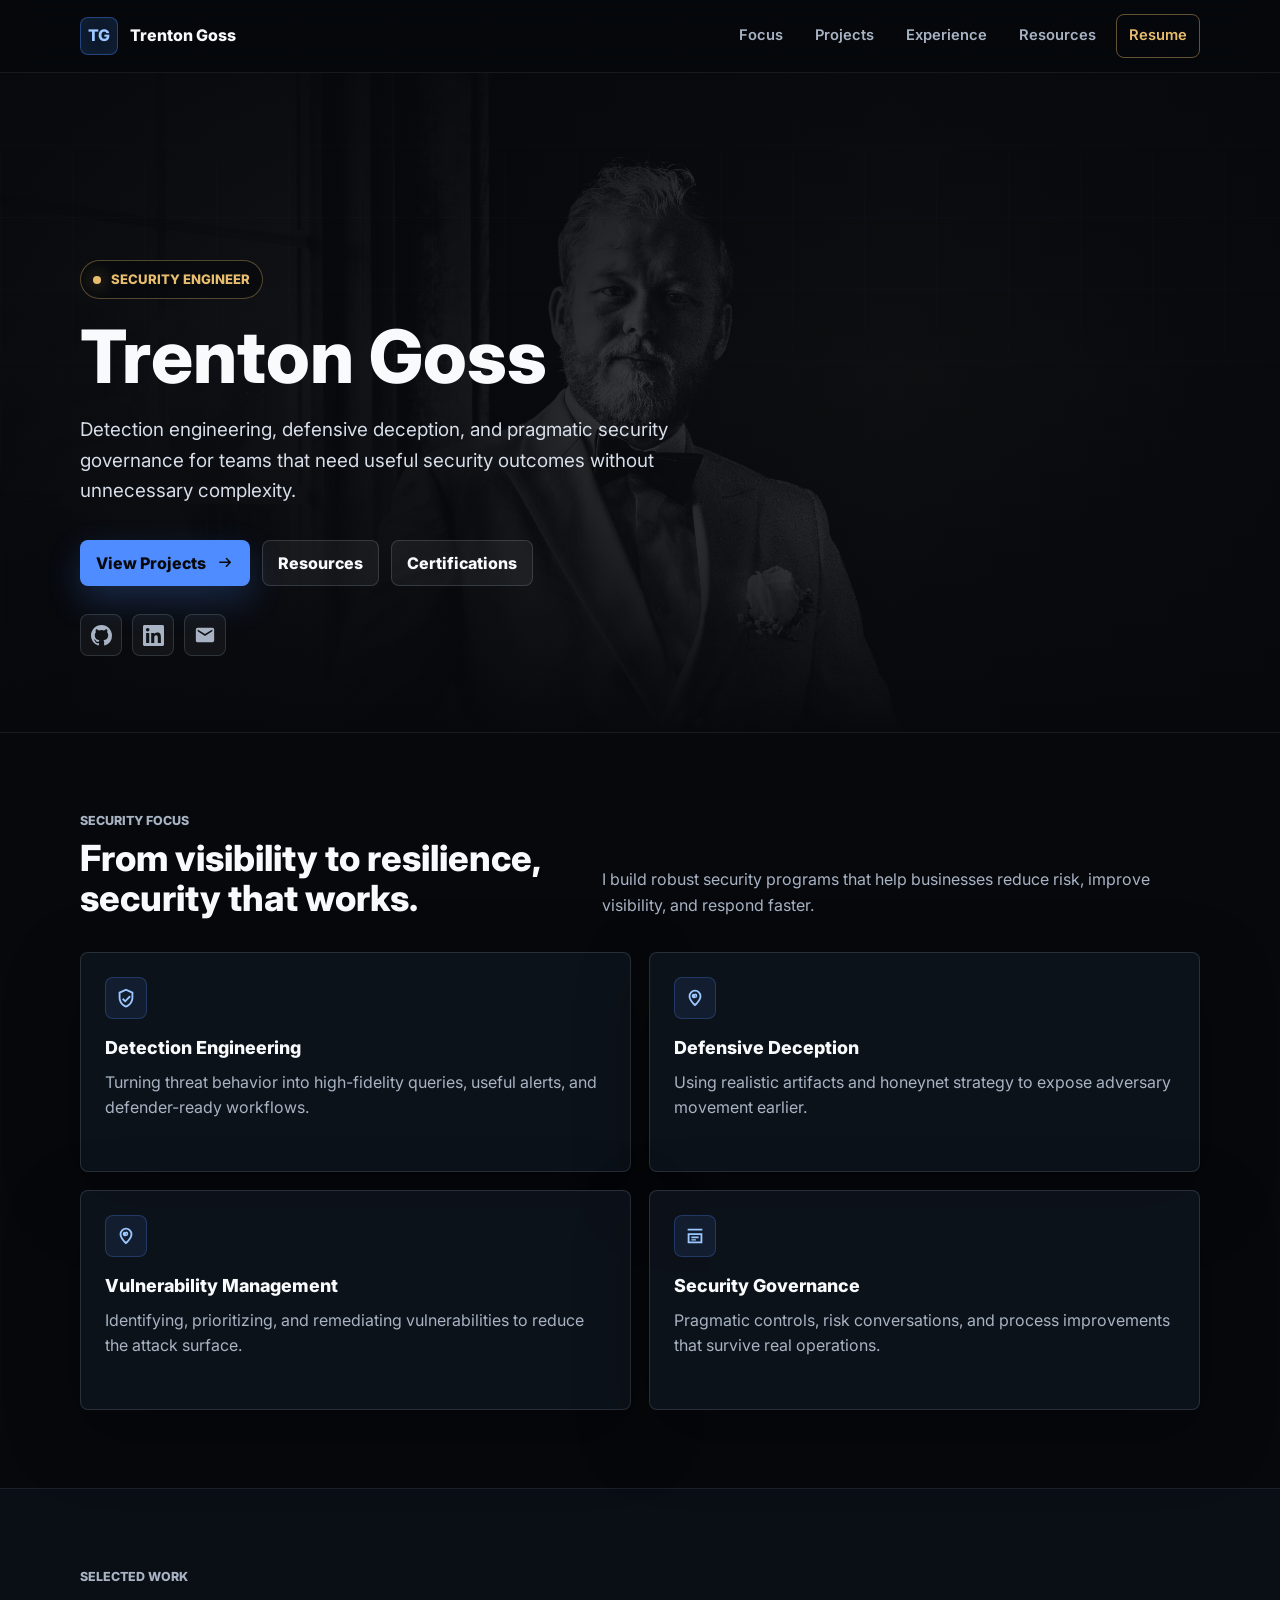
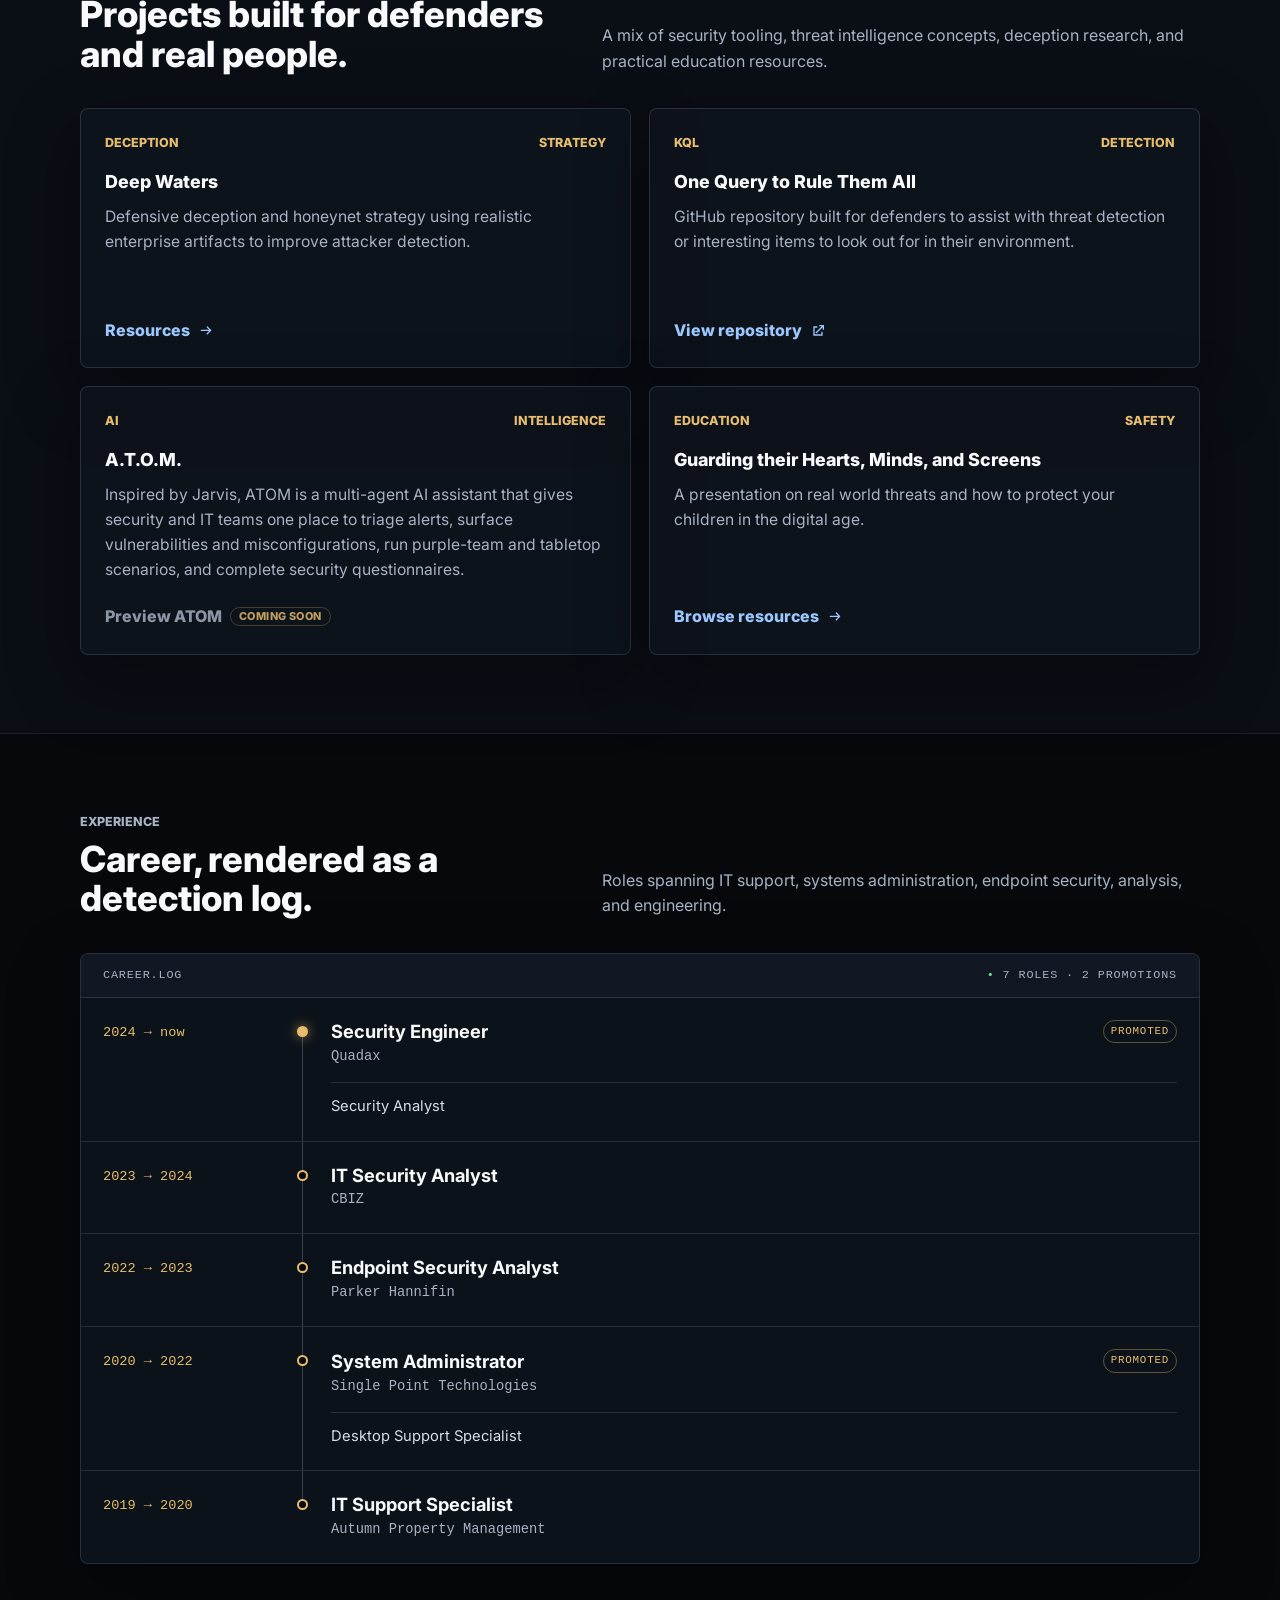
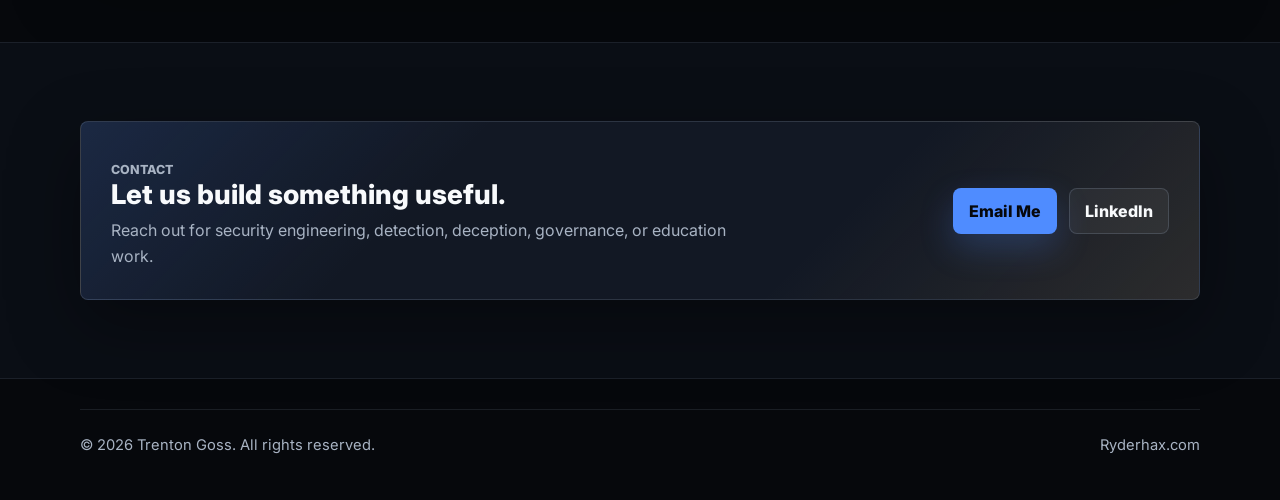
<file: index.html>
<!DOCTYPE html>
<html lang="en">
<head>
  <meta charset="UTF-8" />
  <meta name="viewport" content="width=device-width, initial-scale=1.0" />
  <title>Trenton Goss | Security Engineer</title>
  <meta name="description" content="Security Engineer focused on detection engineering, defensive deception, and pragmatic security governance." />
  <meta property="og:title" content="Trenton Goss | Security Engineer" />
  <meta property="og:description" content="Detection engineering, defensive deception, and pragmatic security governance." />
  <meta property="og:type" content="website" />

  <link rel="preconnect" href="https://fonts.googleapis.com" />
  <link rel="preconnect" href="https://fonts.gstatic.com" crossorigin />
  <link href="https://fonts.googleapis.com/css2?family=Inter:wght@400;500;600;700;800&amp;display=swap" rel="stylesheet" />

  <style>
    :root {
      color-scheme: dark;
      --bg: #06080c;
      --bg-soft: #0d1118;
      --surface: rgba(15, 20, 29, 0.86);
      --surface-strong: #121824;
      --surface-hover: rgba(18, 24, 36, 0.96);
      --bg-raise: rgba(18, 24, 36, 0.92);
      --border: rgba(148, 163, 184, 0.2);
      --line: var(--border);
      --line-strong: rgba(148, 163, 184, 0.34);
      --text: #f8fafc;
      --muted: #a8b3c3;
      --muted-strong: #d7dee9;
      --accent: #4f8cff;
      --accent-strong: #9cc8ff;
      --signal: var(--gold);
      --ok: #70e39d;
      --gold: #e8bd6d;
      --ink: #06080c;
      --radius: 8px;
      --shadow: 0 24px 70px rgba(0, 0, 0, 0.35);
      --font-display: "Inter", system-ui, -apple-system, BlinkMacSystemFont, "Segoe UI", sans-serif;
      --font-mono: "SFMono-Regular", Consolas, "Liberation Mono", Menlo, monospace;
    }

    * {
      box-sizing: border-box;
      margin: 0;
      padding: 0;
    }

    html {
      scroll-behavior: smooth;
    }

    body {
      min-width: 320px;
      font-family: "Inter", system-ui, -apple-system, BlinkMacSystemFont, "Segoe UI", sans-serif;
      background:
        linear-gradient(180deg, rgba(6, 8, 12, 0.88), rgba(6, 8, 12, 1) 56%),
        repeating-linear-gradient(90deg, rgba(255, 255, 255, 0.035) 0 1px, transparent 1px 96px),
        var(--bg);
      color: var(--text);
      line-height: 1.6;
      text-rendering: optimizeLegibility;
    }

    img,
    svg {
      display: block;
    }

    a {
      color: inherit;
      text-decoration: none;
    }

    a:focus-visible,
    button:focus-visible {
      outline: 2px solid var(--accent);
      outline-offset: 4px;
    }

    .skip-link {
      position: absolute;
      left: 24px;
      top: 16px;
      z-index: 100;
      transform: translateY(-140%);
      border-radius: var(--radius);
      background: var(--accent);
      color: var(--ink);
      padding: 10px 14px;
      font-weight: 700;
      transition: transform 160ms ease;
    }

    .skip-link:focus {
      transform: translateY(0);
    }

    .container {
      width: min(1120px, calc(100% - 40px));
      margin: 0 auto;
    }

    .site-header {
      position: sticky;
      top: 0;
      z-index: 20;
      border-bottom: 1px solid rgba(148, 163, 184, 0.12);
      background: rgba(6, 8, 12, 0.82);
      backdrop-filter: blur(18px);
    }

    .nav {
      min-height: 72px;
      display: flex;
      align-items: center;
      justify-content: space-between;
      gap: 20px;
    }

    .brand {
      display: inline-flex;
      align-items: center;
      gap: 12px;
      font-weight: 800;
    }

    .brand-mark {
      width: 38px;
      height: 38px;
      border: 1px solid rgba(79, 140, 255, 0.4);
      border-radius: var(--radius);
      display: grid;
      place-items: center;
      background: rgba(79, 140, 255, 0.12);
      color: var(--accent-strong);
      box-shadow: inset 0 0 24px rgba(79, 140, 255, 0.08);
    }

    .nav-links {
      display: flex;
      align-items: center;
      justify-content: flex-end;
      gap: 8px;
      color: var(--muted);
      font-size: 0.92rem;
      font-weight: 600;
    }

    .nav-links a {
      border-radius: var(--radius);
      padding: 9px 12px;
      transition: color 160ms ease, background-color 160ms ease;
    }

    .nav-links a:hover {
      background: rgba(255, 255, 255, 0.06);
      color: var(--text);
    }

    .nav-links .nav-cta {
      border: 1px solid rgba(232, 189, 109, 0.42);
      color: var(--gold);
    }

    .hero {
      position: relative;
      overflow: hidden;
      min-height: 660px;
      display: grid;
      align-items: end;
      border-bottom: 1px solid rgba(148, 163, 184, 0.12);
      isolation: isolate;
    }

    .hero::before,
    .hero::after {
      content: "";
      position: absolute;
      inset: 0;
      z-index: -1;
      pointer-events: none;
    }

    .hero::before {
      background:
        linear-gradient(90deg, rgba(6, 8, 12, 0.98) 0%, rgba(6, 8, 12, 0.92) 36%, rgba(6, 8, 12, 0.46) 70%, rgba(6, 8, 12, 0.88) 100%),
        linear-gradient(0deg, rgba(6, 8, 12, 0.98) 0%, rgba(6, 8, 12, 0.2) 54%, rgba(6, 8, 12, 0.74) 100%);
    }

    .hero::after {
      background:
        linear-gradient(rgba(79, 140, 255, 0.12) 1px, transparent 1px),
        linear-gradient(90deg, rgba(79, 140, 255, 0.1) 1px, transparent 1px);
      background-size: 72px 72px;
      mask-image: linear-gradient(180deg, transparent, #000 20%, transparent 78%);
      opacity: 0.24;
    }

    .hero-image {
      position: absolute;
      inset: 0;
      z-index: -2;
      width: 100%;
      height: 100%;
      object-fit: cover;
      object-position: 58% 38%;
      filter: saturate(0.72) contrast(1.1);
    }

    .hero-inner {
      padding: 132px 0 76px;
    }

    .eyebrow {
      display: inline-flex;
      align-items: center;
      gap: 10px;
      width: fit-content;
      border: 1px solid rgba(232, 189, 109, 0.34);
      border-radius: 999px;
      background: rgba(6, 8, 12, 0.58);
      color: var(--gold);
      padding: 8px 12px;
      font-size: 0.82rem;
      font-weight: 800;
      text-transform: uppercase;
    }

    .eyebrow::before {
      content: "";
      width: 8px;
      height: 8px;
      border-radius: 50%;
      background: var(--gold);
      box-shadow: 0 0 18px rgba(232, 189, 109, 0.78);
    }

    .hero h1 {
      max-width: 760px;
      margin-top: 22px;
      font-size: 4.6rem;
      line-height: 0.98;
      font-weight: 800;
      letter-spacing: 0;
    }

    .hero-copy {
      max-width: 690px;
      margin-top: 22px;
      color: var(--muted-strong);
      font-size: 1.18rem;
    }

    .hero-actions {
      display: flex;
      flex-wrap: wrap;
      gap: 12px;
      margin-top: 34px;
    }

    .button {
      min-height: 46px;
      display: inline-flex;
      align-items: center;
      justify-content: center;
      gap: 10px;
      border: 1px solid rgba(148, 163, 184, 0.24);
      border-radius: var(--radius);
      background: rgba(255, 255, 255, 0.05);
      color: var(--text);
      padding: 11px 15px;
      font-weight: 800;
      line-height: 1;
      transition: transform 160ms ease, border-color 160ms ease, background-color 160ms ease;
    }

    .button:hover {
      transform: translateY(-2px);
      border-color: rgba(79, 140, 255, 0.55);
      background: rgba(79, 140, 255, 0.12);
    }

    .button.primary {
      border-color: transparent;
      background: var(--accent);
      color: var(--ink);
      box-shadow: 0 14px 34px rgba(79, 140, 255, 0.24);
    }

    .button.primary:hover {
      background: var(--accent-strong);
    }

    .socials {
      display: flex;
      align-items: center;
      flex-wrap: wrap;
      gap: 10px;
      margin-top: 28px;
      color: var(--muted);
    }

    .socials a {
      width: 42px;
      height: 42px;
      display: grid;
      place-items: center;
      border: 1px solid rgba(148, 163, 184, 0.22);
      border-radius: var(--radius);
      background: rgba(255, 255, 255, 0.045);
      transition: color 160ms ease, transform 160ms ease, border-color 160ms ease;
    }

    .socials a:hover {
      transform: translateY(-2px);
      border-color: rgba(232, 189, 109, 0.5);
      color: var(--gold);
    }

    .section {
      padding: 78px 0;
    }

    .section.alt {
      background: rgba(13, 17, 24, 0.76);
      border-top: 1px solid rgba(148, 163, 184, 0.12);
      border-bottom: 1px solid rgba(148, 163, 184, 0.12);
    }

    .section-heading {
      display: grid;
      grid-template-columns: minmax(0, 0.9fr) minmax(280px, 1.1fr);
      align-items: end;
      gap: 32px;
      margin-bottom: 34px;
    }

    .section-kicker {
      color: var(--gold);
      font-size: 0.78rem;
      font-weight: 800;
      text-transform: uppercase;
    }

    h2 {
      margin-top: 8px;
      font-size: 2.25rem;
      line-height: 1.1;
      font-weight: 800;
      letter-spacing: 0;
    }

    .section-heading p {
      color: var(--muted);
      max-width: 650px;
    }

    .focus-grid {
      display: grid;
      grid-template-columns: repeat(2, minmax(0, 1fr));
      gap: 18px;
    }

    .focus-item,
    .project-card {
      border: 1px solid var(--border);
      border-radius: var(--radius);
      background: var(--surface);
      box-shadow: var(--shadow);
    }

    .focus-item {
      min-height: 220px;
      display: flex;
      flex-direction: column;
      padding: 24px;
      transition: transform 180ms ease, border-color 180ms ease, background-color 180ms ease;
    }

    .focus-item:hover {
      transform: translateY(-4px);
      border-color: rgba(79, 140, 255, 0.34);
      background: rgba(18, 24, 36, 0.96);
    }

    .focus-icon {
      width: 42px;
      height: 42px;
      display: grid;
      place-items: center;
      border: 1px solid rgba(79, 140, 255, 0.26);
      border-radius: var(--radius);
      background: rgba(79, 140, 255, 0.1);
      color: var(--accent-strong);
    }

    .focus-item h3,
    .project-card h3 {
      margin-top: 18px;
      font-size: 1.12rem;
      line-height: 1.25;
      font-weight: 800;
      letter-spacing: 0;
    }

    .focus-item p,
    .project-card p {
      margin-top: 10px;
      color: var(--muted);
    }

    .project-grid {
      display: grid;
      grid-template-columns: repeat(2, minmax(0, 1fr));
      gap: 18px;
    }

    .project-card {
      display: flex;
      min-height: 260px;
      flex-direction: column;
      padding: 24px;
      transition: transform 180ms ease, border-color 180ms ease, background-color 180ms ease;
    }

    .project-card:hover {
      transform: translateY(-4px);
      border-color: rgba(79, 140, 255, 0.34);
      background: rgba(18, 24, 36, 0.96);
    }

    .card-topline {
      display: flex;
      align-items: center;
      justify-content: space-between;
      gap: 14px;
      color: var(--gold);
      font-size: 0.78rem;
      font-weight: 800;
      text-transform: uppercase;
    }

    .project-card p {
      flex: 1;
      font-size: 0.98rem;
    }

    .card-link {
      display: inline-flex;
      align-items: center;
      gap: 8px;
      width: fit-content;
      margin-top: 22px;
      color: var(--accent-strong);
      font-weight: 800;
    }

    .card-link svg {
      transition: transform 160ms ease;
    }

    .card-link:hover svg {
      transform: translate(3px, -3px);
    }

    .card-link-disabled {
      cursor: not-allowed;
      color: var(--muted);
      opacity: 0.82;
    }

    .card-link-disabled::after {
      content: "Coming soon";
      border: 1px solid rgba(232, 189, 109, 0.3);
      border-radius: 999px;
      padding: 3px 8px;
      color: var(--gold);
      font-size: 0.68rem;
      line-height: 1;
      letter-spacing: 0.04em;
      text-transform: uppercase;
    }

    .log {
      overflow: hidden;
      border: 1px solid var(--line);
      border-radius: var(--radius);
      background: var(--surface);
      box-shadow: var(--shadow);
    }

    .log-head {
      display: flex;
      align-items: center;
      justify-content: space-between;
      gap: 14px;
      padding: 12px 22px;
      border-bottom: 1px solid var(--line);
      background: var(--bg-raise);
      font-family: var(--font-mono);
      font-size: 0.74rem;
      font-weight: 500;
      letter-spacing: 0.07em;
      text-transform: uppercase;
      color: var(--muted);
    }

    .log-head .ok {
      color: var(--ok);
    }

    .log-entry {
      display: grid;
      grid-template-columns: 170px 14px minmax(0, 1fr);
      gap: 0 22px;
      padding: 22px;
      border-bottom: 1px solid var(--line);
      transition: background-color 150ms ease;
    }

    .log-entry:last-child {
      border-bottom: 0;
    }

    .log-entry:hover {
      background: var(--surface-hover);
    }

    .log-time {
      padding-top: 2px;
      color: var(--signal);
      font-family: var(--font-mono);
      font-size: 0.85rem;
      font-weight: 500;
      white-space: nowrap;
    }

    .log-time .now {
      color: var(--gold);
    }

    .log-rail {
      position: relative;
      display: flex;
      justify-content: center;
    }

    .log-rail::before {
      content: "";
      position: absolute;
      top: -22px;
      bottom: -22px;
      width: 1px;
      background: var(--line-strong);
    }

    .log-entry:first-of-type .log-rail::before {
      top: 10px;
    }

    .log-entry:last-of-type .log-rail::before {
      bottom: auto;
      height: 32px;
    }

    .log-node {
      position: relative;
      z-index: 1;
      width: 11px;
      height: 11px;
      margin-top: 6px;
      border: 2px solid var(--gold);
      border-radius: 50%;
      background: var(--bg);
    }

    .log-entry:first-of-type .log-node {
      background: var(--gold);
      box-shadow: 0 0 12px rgba(232, 189, 109, 0.7);
    }

    .log-body h3 {
      font-family: var(--font-display);
      font-size: 1.14rem;
      font-weight: 700;
      letter-spacing: 0;
      line-height: 1.25;
    }

    .log-title-row {
      display: flex;
      align-items: center;
      justify-content: space-between;
      gap: 12px;
    }

    .log-title-row h3 {
      min-width: 0;
    }

    .log-body p {
      margin-top: 3px;
      color: var(--muted);
    }

    .log-org {
      font-family: var(--font-mono);
      font-size: 0.86rem;
    }

    .log-role-chain {
      display: grid;
      gap: 8px;
      margin-top: 14px;
      padding-top: 12px;
      border-top: 1px solid var(--line);
    }

    .log-body .log-role {
      display: grid;
      grid-template-columns: minmax(0, 1fr) auto;
      align-items: center;
      gap: 10px;
      margin-top: 0;
      color: var(--muted-strong);
      font-size: 0.92rem;
    }

    .log-role-date {
      color: var(--gold);
      font-family: var(--font-mono);
      font-size: 0.78rem;
      white-space: nowrap;
    }

    .log-pill {
      width: fit-content;
      border: 1px solid rgba(232, 189, 109, 0.38);
      border-radius: 999px;
      color: var(--gold);
      padding: 2px 7px;
      font-family: var(--font-mono);
      font-size: 0.68rem;
      letter-spacing: 0.07em;
      text-transform: uppercase;
    }

    .contact-panel {
      display: grid;
      grid-template-columns: minmax(0, 1fr) auto;
      align-items: center;
      gap: 30px;
      border: 1px solid var(--border);
      border-radius: var(--radius);
      background:
        linear-gradient(135deg, rgba(79, 140, 255, 0.14), transparent 32%),
        linear-gradient(315deg, rgba(232, 189, 109, 0.12), transparent 34%),
        var(--surface-strong);
      padding: 30px;
      box-shadow: var(--shadow);
    }

    .contact-panel h2 {
      margin-top: 0;
      font-size: 1.7rem;
    }

    .contact-panel p {
      margin-top: 8px;
      color: var(--muted);
      max-width: 660px;
    }

    .footer-actions {
      display: flex;
      flex-wrap: wrap;
      justify-content: flex-end;
      gap: 12px;
    }

    .site-footer {
      padding: 30px 0 42px;
      color: var(--muted);
      font-size: 0.92rem;
    }

    .site-footer .container {
      display: flex;
      align-items: center;
      justify-content: space-between;
      gap: 20px;
      border-top: 1px solid rgba(148, 163, 184, 0.14);
      padding-top: 24px;
    }

    @media (max-width: 860px) {
      .nav {
        align-items: flex-start;
        flex-direction: column;
        padding: 16px 0;
      }

      .nav-links {
        width: 100%;
        justify-content: flex-start;
        overflow-x: auto;
        padding-bottom: 4px;
      }

      .hero {
        min-height: auto;
      }

      .hero::before {
        background:
          linear-gradient(180deg, rgba(6, 8, 12, 0.68), rgba(6, 8, 12, 0.98) 54%, rgba(6, 8, 12, 1) 100%),
          linear-gradient(90deg, rgba(6, 8, 12, 0.95), rgba(6, 8, 12, 0.5));
      }

      .hero-image {
        height: 54%;
        object-position: 58% 32%;
      }

      .hero-inner {
        padding: 360px 0 58px;
      }

      .hero h1 {
        font-size: 3.2rem;
      }

      .section-heading,
      .contact-panel {
        grid-template-columns: 1fr;
      }

      .log-entry {
        grid-template-columns: 14px minmax(0, 1fr);
      }

      .log-time {
        grid-column: 2;
        order: -1;
        margin-bottom: 6px;
        padding-top: 0;
      }

      .log-rail {
        grid-row: 1 / span 2;
      }

      .log-body {
        grid-column: 2;
      }

      .focus-grid,
      .project-grid {
        grid-template-columns: 1fr;
      }

      .footer-actions {
        justify-content: flex-start;
      }
    }

    @media (max-width: 560px) {
      .container {
        width: min(100% - 28px, 1120px);
      }

      .brand span:last-child {
        display: none;
      }

      .nav-links {
        gap: 4px;
        font-size: 0.86rem;
      }

      .nav-links a {
        padding: 8px 10px;
      }

      .hero-inner {
        padding-top: 300px;
      }

      .hero h1 {
        font-size: 2.65rem;
      }

      .hero-copy {
        font-size: 1.02rem;
      }

      .button {
        width: 100%;
      }

      .socials a {
        width: 40px;
        height: 40px;
      }

      .section {
        padding: 56px 0;
      }

      h2 {
        font-size: 1.85rem;
      }

      .focus-item,
      .project-card,
      .contact-panel {
        padding: 20px;
      }

      .log-head {
        align-items: flex-start;
        flex-direction: column;
        padding: 12px 18px;
      }

      .log-entry {
        gap: 0 18px;
        padding: 20px 18px;
      }

      .log-body .log-role {
        grid-template-columns: 1fr;
        gap: 4px;
      }

      .site-footer .container {
        flex-direction: column;
        align-items: flex-start;
      }
    }

    @media (prefers-reduced-motion: reduce) {
      *,
      *::before,
      *::after {
        scroll-behavior: auto !important;
        transition-duration: 0.01ms !important;
      }
    }
  </style>
</head>

<body>
  <a class="skip-link" href="#main">Skip to content</a>

  <header class="site-header">
    <div class="container nav" aria-label="Main navigation">
      <a class="brand" href="#top" aria-label="Trenton Goss home">
        <span class="brand-mark">TG</span>
        <span>Trenton Goss</span>
      </a>

      <nav class="nav-links" aria-label="Site sections">
        <a href="#focus">Focus</a>
        <a href="#projects">Projects</a>
        <a href="#experience">Experience</a>
        <a href="resources.html">Resources</a>
        <a class="nav-cta" href="https://drive.google.com/file/d/1idZ_6NNWdgt9pWienSKzmDDQMnn_m2Uw/view?usp=sharing" target="_blank" rel="noopener noreferrer">Resume</a>
      </nav>
    </div>
  </header>

  <main id="main">
    <section class="hero" id="top" aria-labelledby="hero-title">
      <img class="hero-image" src="assets/6.21.2025-355.jpeg" alt="" aria-hidden="true" />

      <div class="container hero-inner">
        <p class="eyebrow">Security Engineer</p>
        <h1 id="hero-title">Trenton Goss</h1>
        <p class="hero-copy">
          Detection engineering, defensive deception, and pragmatic security governance for teams that need useful security outcomes without unnecessary complexity.
        </p>

        <div class="hero-actions" aria-label="Primary actions">
          <a class="button primary" href="#projects">
            View Projects
            <svg width="18" height="18" viewBox="0 0 24 24" aria-hidden="true">
              <path fill="currentColor" d="M13.2 5.3a1 1 0 0 1 1.4 0l5.1 5.1a1 1 0 0 1 0 1.4l-5.1 5.1a1 1 0 1 1-1.4-1.4l3.4-3.4H5a1 1 0 1 1 0-2h11.6l-3.4-3.4a1 1 0 0 1 0-1.4Z" />
            </svg>
          </a>
          <a class="button" href="resources.html">Resources</a>
          <a class="button" href="https://www.credly.com/users/trenton-goss" target="_blank" rel="noopener noreferrer">Certifications</a>
        </div>

        <div class="socials" aria-label="Contact links">
          <a href="https://github.com/Ryderhax" target="_blank" rel="noopener noreferrer" aria-label="GitHub">
            <svg width="21" height="21" viewBox="0 0 24 24" fill="currentColor" aria-hidden="true">
              <path d="M12 0C5.37 0 0 5.37 0 12c0 5.3 3.44 9.8 8.21 11.39.6.11.79-.26.79-.58v-2.23c-3.34.73-4.03-1.42-4.03-1.42-.55-1.39-1.33-1.76-1.33-1.76-1.09-.74.08-.73.08-.73 1.21.08 1.84 1.24 1.84 1.24 1.07 1.83 2.81 1.3 3.49 1 .11-.78.42-1.31.76-1.61-2.67-.3-5.47-1.33-5.47-5.93 0-1.31.47-2.38 1.24-3.22-.12-.3-.54-1.52.12-3.18 0 0 1.01-.32 3.3 1.23a11.5 11.5 0 0 1 6 0c2.29-1.55 3.3-1.23 3.3-1.23.65 1.66.24 2.88.12 3.18.77.84 1.24 1.91 1.24 3.22 0 4.61-2.81 5.62-5.48 5.92.43.37.82 1.1.82 2.22v3.29c0 .32.19.69.8.58A12.01 12.01 0 0 0 24 12c0-6.63-5.37-12-12-12Z" />
            </svg>
          </a>
          <a href="https://www.linkedin.com/in/trentongoss/" target="_blank" rel="noopener noreferrer" aria-label="LinkedIn">
            <svg width="21" height="21" viewBox="0 0 24 24" fill="currentColor" aria-hidden="true">
              <path d="M20.45 20.45h-3.56v-5.57c0-1.33-.03-3.04-1.85-3.04-1.85 0-2.14 1.45-2.14 2.94v5.67H9.35V9h3.41v1.56h.05c.48-.9 1.64-1.85 3.37-1.85 3.6 0 4.27 2.37 4.27 5.46v6.28ZM5.34 7.43A2.06 2.06 0 1 1 5.34 3.3a2.06 2.06 0 0 1 0 4.13Zm1.78 13.02H3.56V9h3.56v11.45ZM22.23 0H1.77C.79 0 0 .77 0 1.73v20.54C0 23.23.79 24 1.77 24h20.46c.98 0 1.77-.77 1.77-1.73V1.73C24 .77 23.21 0 22.23 0Z" />
            </svg>
          </a>
          <a href="mailto:info@ryderhax.com" aria-label="Email">
            <svg width="22" height="22" viewBox="0 0 24 24" fill="currentColor" aria-hidden="true">
              <path d="M20 4H4a2 2 0 0 0-2 2v12c0 1.1.9 2 2 2h16a2 2 0 0 0 2-2V6c0-1.1-.9-2-2-2Zm0 4-8 5-8-5V6l8 5 8-5v2Z" />
            </svg>
          </a>
        </div>
      </div>
    </section>

    <section class="section" id="focus" aria-labelledby="focus-title">
      <div class="container">
        <div class="section-heading">
          <div>
            <p class="section-kicker">Security Focus</p>
            <h2 id="focus-title">From visibility to resilience, security that works.</h2>
          </div>
          <p>
            I build robust security programs that help businesses reduce risk, improve visibility, and respond faster.
          </p>
        </div>

        <div class="focus-grid">
          <article class="focus-item">
            <div class="focus-icon" aria-hidden="true">
              <svg width="22" height="22" viewBox="0 0 24 24">
                <path fill="currentColor" d="M12 2 4 5.4v6.1c0 5 3.4 9.7 8 10.9 4.6-1.2 8-5.9 8-10.9V5.4L12 2Zm0 2.2 6 2.5v4.8c0 3.9-2.5 7.6-6 8.7-3.5-1.1-6-4.8-6-8.7V6.7l6-2.5Zm3.8 5.2-4.7 4.7-2-2-1.4 1.4 3.4 3.4 6.1-6.1-1.4-1.4Z" />
              </svg>
            </div>
            <h3>Detection Engineering</h3>
            <p>Turning threat behavior into high-fidelity queries, useful alerts, and defender-ready workflows.</p>
          </article>

          <article class="focus-item">
            <div class="focus-icon" aria-hidden="true">
              <svg width="22" height="22" viewBox="0 0 24 24">
                <path fill="currentColor" d="M12 3a7 7 0 0 0-7 7c0 5.25 7 11 7 11s7-5.75 7-11a7 7 0 0 0-7-7Zm0 2a5 5 0 0 1 5 5c0 2.8-2.65 6.08-5 8.24C9.65 16.08 7 12.8 7 10a5 5 0 0 1 5-5Zm0 2.5A2.5 2.5 0 1 0 12 12a2.5 2.5 0 0 0 0-5Zm0 2A.5.5 0 1 1 12 10a.5.5 0 0 1 0-.5Z" />
              </svg>
            </div>
            <h3>Defensive Deception</h3>
            <p>Using realistic artifacts and honeynet strategy to expose adversary movement earlier.</p>
          </article>

          <article class="focus-item">
            <div class="focus-icon" aria-hidden="true">
              <svg width="22" height="22" viewBox="0 0 24 24">
                <path fill="currentColor" d="M12 3a7 7 0 0 0-7 7c0 5.25 7 11 7 11s7-5.75 7-11a7 7 0 0 0-7-7Zm0 2a5 5 0 0 1 5 5c0 2.8-2.65 6.08-5 8.24C9.65 16.08 7 12.8 7 10a5 5 0 0 1 5-5Zm0 2.5A2.5 2.5 0 1 0 12 12a2.5 2.5 0 0 0 0-5Zm0 2A.5.5 0 1 1 12 10a.5.5 0 0 1 0-.5Z" />
              </svg>
            </div>
            <h3>Vulnerability Management</h3>
            <p>Identifying, prioritizing, and remediating vulnerabilities to reduce the attack surface.</p>
          </article>


          <article class="focus-item">
            <div class="focus-icon" aria-hidden="true">
              <svg width="22" height="22" viewBox="0 0 24 24">
                <path fill="currentColor" d="M4 4h16v2H4V4Zm0 5h16v11H4V9Zm2 2v7h12v-7H6Zm2 1.5h8v2H8v-2Zm0 3h5v1.5H8v-1.5Z" />
              </svg>
            </div>
            <h3>Security Governance</h3>
            <p>Pragmatic controls, risk conversations, and process improvements that survive real operations.</p>
          </article>
        </div>
      </div>
    </section>

    <section class="section alt" id="projects" aria-labelledby="projects-title">
      <div class="container">
        <div class="section-heading">
          <div>
            <p class="section-kicker">Selected Work</p>
            <h2 id="projects-title">Projects built for defenders and real people.</h2>
          </div>
          <p>
            A mix of security tooling, threat intelligence concepts, deception research, and practical education resources.
          </p>
        </div>

        <div class="project-grid">
          <article class="project-card">
            <div class="card-topline">
              <span>Deception</span>
              <span>Strategy</span>
            </div>
            <h3>Deep Waters</h3>
            <p>
              Defensive deception and honeynet strategy using realistic enterprise artifacts to improve attacker detection.
            </p>
            <a class="card-link" href="resources.html#resources">
              Resources
              <svg width="16" height="16" viewBox="0 0 24 24" aria-hidden="true">
                <path fill="currentColor" d="M13.2 5.3a1 1 0 0 1 1.4 0l5.1 5.1a1 1 0 0 1 0 1.4l-5.1 5.1a1 1 0 1 1-1.4-1.4l3.4-3.4H5a1 1 0 1 1 0-2h11.6l-3.4-3.4a1 1 0 0 1 0-1.4Z" />
              </svg>
            </a>
          </article>

          <article class="project-card">
            <div class="card-topline">
              <span>KQL</span>
              <span>Detection</span>
            </div>
            <h3>One Query to Rule Them All</h3>
            <p>
              GitHub repository built for defenders to assist with threat detection or interesting items to look out for in their environment.
            </p>
            <a class="card-link" href="https://github.com/Ryderhax/OneQueryToRuleThemAll" target="_blank" rel="noopener noreferrer">
              View repository
              <svg width="16" height="16" viewBox="0 0 24 24" aria-hidden="true">
                <path fill="currentColor" d="M14 3h7v7h-2V6.4l-9.3 9.3-1.4-1.4L17.6 5H14V3ZM5 5h6v2H7v10h10v-4h2v6H5V5Z" />
              </svg>
            </a>
          </article>

          <article class="project-card">
            <div class="card-topline">
              <span>AI</span>
              <span>Intelligence</span>
            </div>
            <h3>A.T.O.M.</h3>
            <p>
              Inspired by Jarvis, ATOM is a multi-agent AI assistant that gives security and IT teams one place to triage alerts, surface vulnerabilities and misconfigurations, run purple-team and tabletop scenarios, and complete security questionnaires.
            </p>
            <span
              class="card-link card-link-disabled"
              role="button"
              aria-disabled="true"
              tabindex="0"
              title="ATOM preview coming soon"
            >
              Preview ATOM
            </span>
          </article>

          <article class="project-card">
            <div class="card-topline">
              <span>Education</span>
              <span>Safety</span>
            </div>
            <h3>Guarding their Hearts, Minds, and Screens</h3>
            <p>
              A presentation on real world threats and how to protect your children in the digital age.
            </p>
            <a class="card-link" href="resources.html">
              Browse resources
              <svg width="16" height="16" viewBox="0 0 24 24" aria-hidden="true">
                <path fill="currentColor" d="M13.2 5.3a1 1 0 0 1 1.4 0l5.1 5.1a1 1 0 0 1 0 1.4l-5.1 5.1a1 1 0 1 1-1.4-1.4l3.4-3.4H5a1 1 0 1 1 0-2h11.6l-3.4-3.4a1 1 0 0 1 0-1.4Z" />
              </svg>
            </a>
          </article>
        </div>
      </div>
    </section>

    <section class="section" id="experience" aria-labelledby="experience-title">
      <div class="container">
        <div class="section-heading">
          <div>
            <p class="section-kicker">Experience</p>
            <h2 id="experience-title">Career, rendered as a detection log.</h2>
          </div>
          <p>
            Roles spanning IT support, systems administration, endpoint security, analysis, and engineering.
          </p>
        </div>

        <div class="log" aria-label="Work history">
          <div class="log-head">
            <span>career.log</span>
            <span><span class="ok">&bull;</span> 7 roles &middot; 2 promotions</span>
          </div>

          <article class="log-entry">
            <p class="log-time">2024 &rarr; <span class="now">now</span></p>
            <div class="log-rail"><span class="log-node" aria-hidden="true"></span></div>
            <div class="log-body">
              <div class="log-title-row">
                <h3>Security Engineer</h3>
                <span class="log-pill">promoted</span>
              </div>
              <p class="log-org">Quadax</p>
              <div class="log-role-chain" aria-label="Role progression at Quadax">
                <p class="log-role">
                  <span>Security Analyst</span>
                </p>
              </div>
            </div>
          </article>

          <article class="log-entry">
            <p class="log-time">2023 &rarr; 2024</p>
            <div class="log-rail"><span class="log-node" aria-hidden="true"></span></div>
            <div class="log-body">
              <h3>IT Security Analyst</h3>
              <p class="log-org">CBIZ</p>
            </div>
          </article>

          <article class="log-entry">
            <p class="log-time">2022 &rarr; 2023</p>
            <div class="log-rail"><span class="log-node" aria-hidden="true"></span></div>
            <div class="log-body">
              <h3>Endpoint Security Analyst</h3>
              <p class="log-org">Parker Hannifin</p>
            </div>
          </article>

          <article class="log-entry">
            <p class="log-time">2020 &rarr; 2022</p>
            <div class="log-rail"><span class="log-node" aria-hidden="true"></span></div>
            <div class="log-body">
              <div class="log-title-row">
                <h3>System Administrator</h3>
                <span class="log-pill">promoted</span>
              </div>
              <p class="log-org">Single Point Technologies</p>
              <div class="log-role-chain" aria-label="Role progression at Single Point Technologies">
                <p class="log-role">
                  <span>Desktop Support Specialist</span>
                </p>
              </div>
            </div>
          </article>

          <article class="log-entry">
            <p class="log-time">2019 &rarr; 2020</p>
            <div class="log-rail"><span class="log-node" aria-hidden="true"></span></div>
            <div class="log-body">
              <h3>IT Support Specialist</h3>
              <p class="log-org">Autumn Property Management</p>
            </div>
          </article>
        </div>
      </div>
    </section>

    <section class="section alt" id="contact" aria-labelledby="contact-title">
      <div class="container">
        <div class="contact-panel">
          <div>
            <p class="section-kicker">Contact</p>
            <h2 id="contact-title">Let us build something useful.</h2>
            <p>
              Reach out for security engineering, detection, deception, governance, or education work.
            </p>
          </div>

          <div class="footer-actions">
            <a class="button primary" href="mailto:info@ryderhax.com">Email Me</a>
            <a class="button" href="https://www.linkedin.com/in/trentongoss/" target="_blank" rel="noopener noreferrer">LinkedIn</a>
          </div>
        </div>
      </div>
    </section>
  </main>

  <footer class="site-footer">
    <div class="container">
      <p>&copy; 2026 Trenton Goss. All rights reserved.</p>
      <p>Ryderhax.com</p>
    </div>
  </footer>
</body>
</html>
</file>
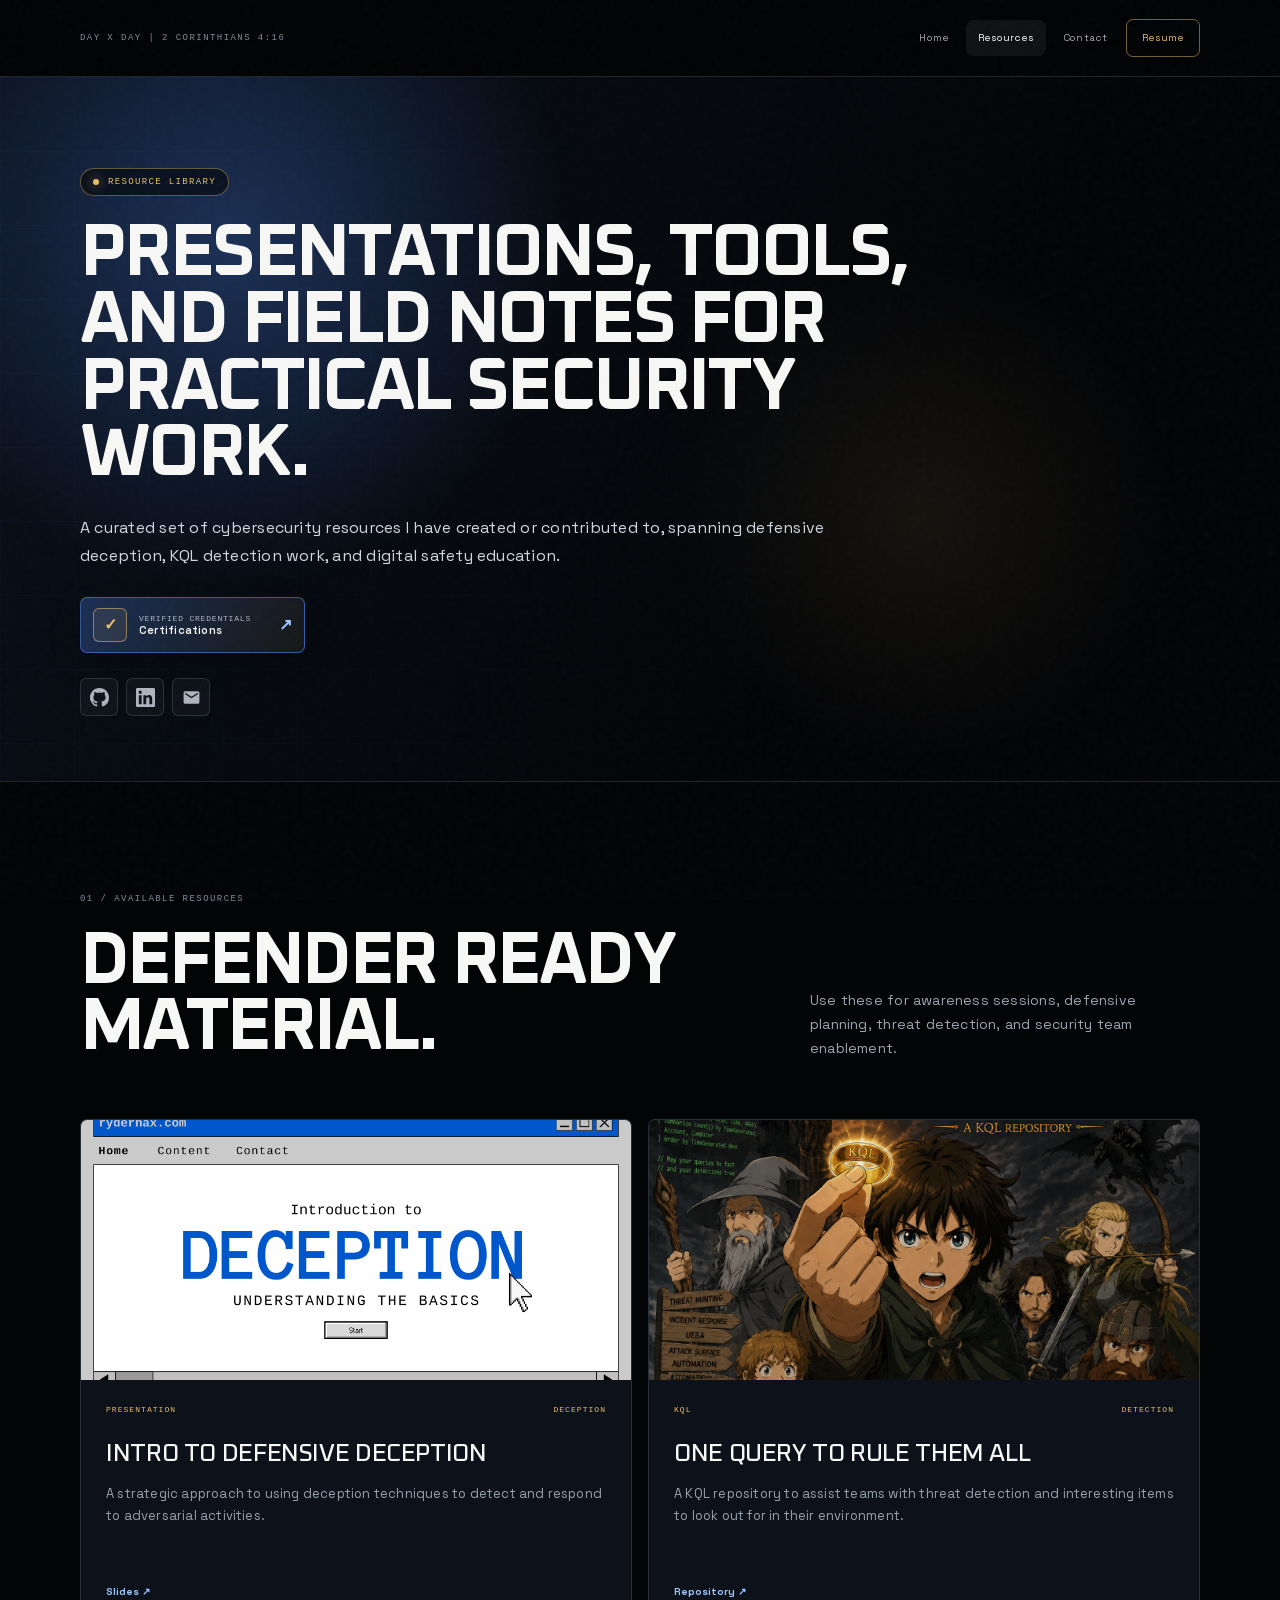
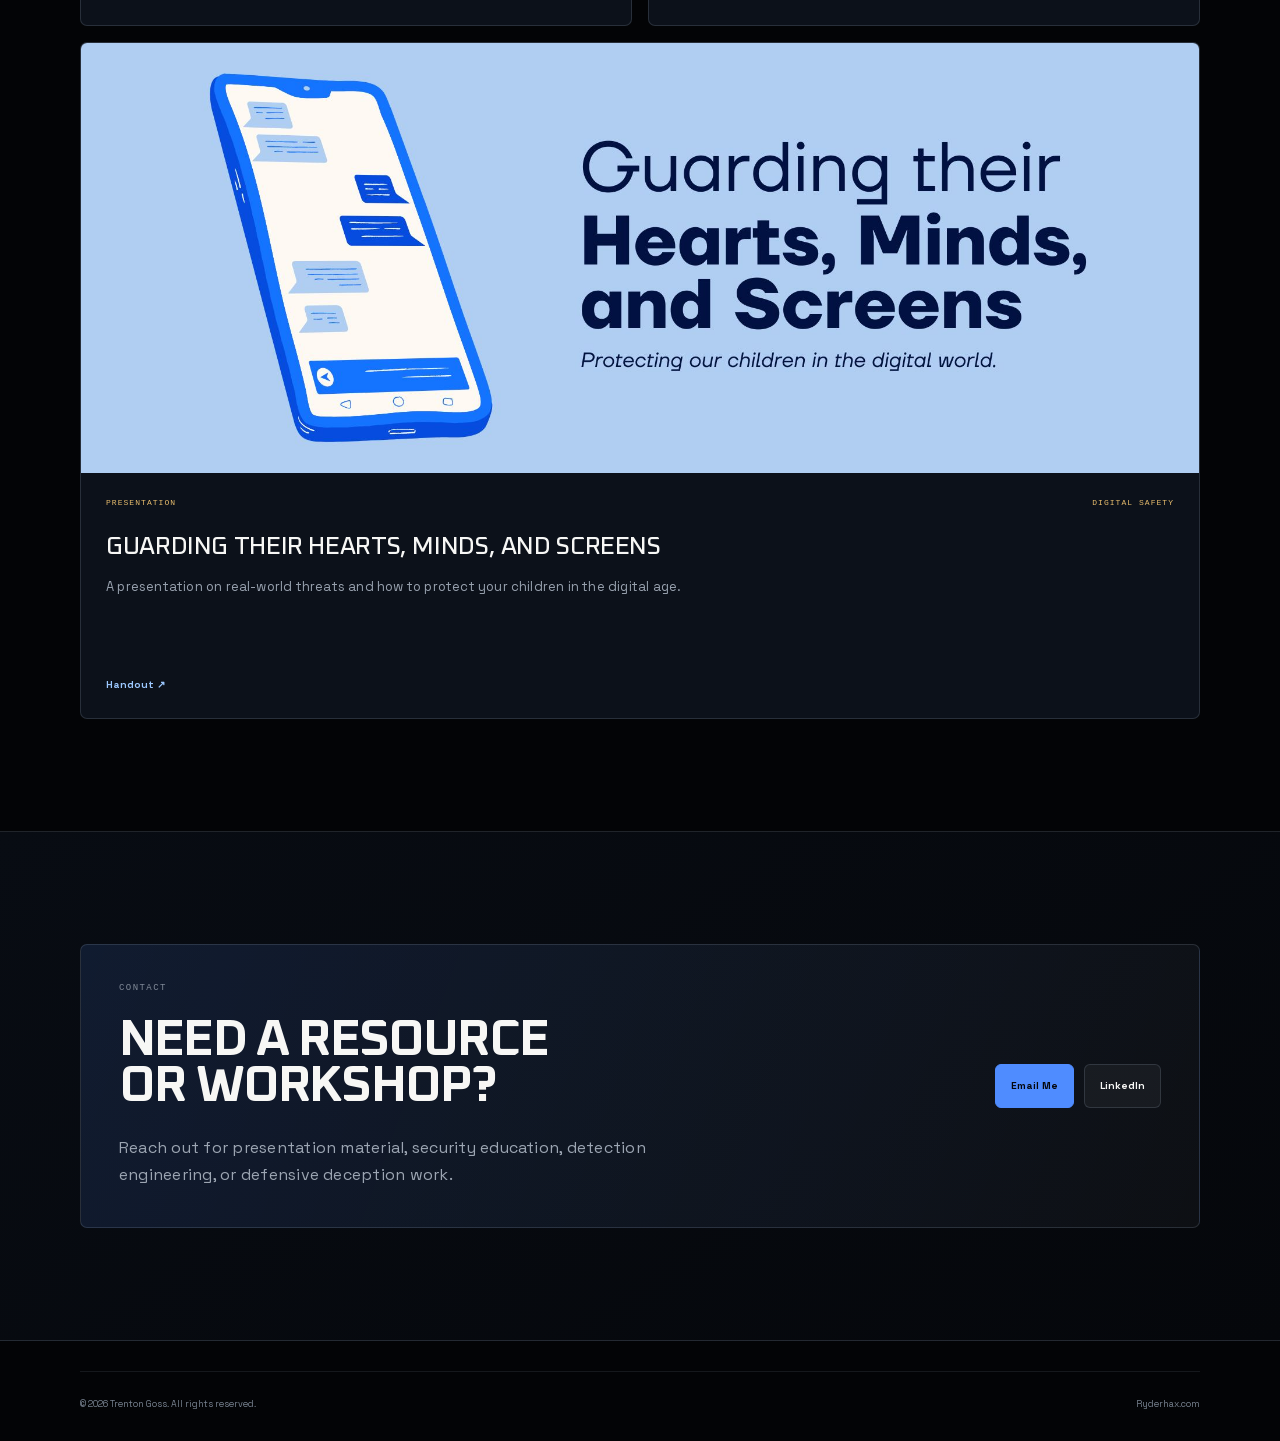
<file: resources/index.html>
<!DOCTYPE html><html lang="en"><head><meta charset="utf-8"/><meta name="viewport" content="width=device-width, initial-scale=1"/><link rel="preload" href="/intro-deception.png" as="image"/><link rel="preload" href="/one-query.png" as="image"/><link rel="preload" href="/guarding-screens.jpg" as="image"/><link rel="stylesheet" href="/_next/static/css/index.BtusauW1.css"/><title>Trenton Goss — Security Engineer</title><meta name="description" content="Security Engineer focused on detection engineering, defensive deception, vulnerability management, and pragmatic security governance."/><link rel="icon" href="/favicon.svg"/>
<link rel="preload" href="/_next/static/_vinext_fonts/oxanium-fbbecd92093b/oxanium-bfe2df80.woff2" as="font" type="font/woff2" crossorigin />
<link rel="preload" href="/_next/static/_vinext_fonts/space-grotesk-5f62d382f7c0/space-grotesk-a57c9413.woff2" as="font" type="font/woff2" crossorigin />
<style data-vinext-fonts>/* latin-ext */
@font-face {
  font-family: 'Oxanium';
  font-style: normal;
  font-weight: 500;
  font-display: swap;
  src: url(/_next/static/_vinext_fonts/oxanium-fbbecd92093b/oxanium-12b62389.woff2) format('woff2');
  unicode-range: U+0100-02BA, U+02BD-02C5, U+02C7-02CC, U+02CE-02D7, U+02DD-02FF, U+0304, U+0308, U+0329, U+1D00-1DBF, U+1E00-1E9F, U+1EF2-1EFF, U+2020, U+20A0-20AB, U+20AD-20C0, U+2113, U+2C60-2C7F, U+A720-A7FF;
}
/* latin */
@font-face {
  font-family: 'Oxanium';
  font-style: normal;
  font-weight: 500;
  font-display: swap;
  src: url(/_next/static/_vinext_fonts/oxanium-fbbecd92093b/oxanium-bfe2df80.woff2) format('woff2');
  unicode-range: U+0000-00FF, U+0131, U+0152-0153, U+02BB-02BC, U+02C6, U+02DA, U+02DC, U+0304, U+0308, U+0329, U+2000-206F, U+20AC, U+2122, U+2191, U+2193, U+2212, U+2215, U+FEFF, U+FFFD;
}
/* latin-ext */
@font-face {
  font-family: 'Oxanium';
  font-style: normal;
  font-weight: 600;
  font-display: swap;
  src: url(/_next/static/_vinext_fonts/oxanium-fbbecd92093b/oxanium-12b62389.woff2) format('woff2');
  unicode-range: U+0100-02BA, U+02BD-02C5, U+02C7-02CC, U+02CE-02D7, U+02DD-02FF, U+0304, U+0308, U+0329, U+1D00-1DBF, U+1E00-1E9F, U+1EF2-1EFF, U+2020, U+20A0-20AB, U+20AD-20C0, U+2113, U+2C60-2C7F, U+A720-A7FF;
}
/* latin */
@font-face {
  font-family: 'Oxanium';
  font-style: normal;
  font-weight: 600;
  font-display: swap;
  src: url(/_next/static/_vinext_fonts/oxanium-fbbecd92093b/oxanium-bfe2df80.woff2) format('woff2');
  unicode-range: U+0000-00FF, U+0131, U+0152-0153, U+02BB-02BC, U+02C6, U+02DA, U+02DC, U+0304, U+0308, U+0329, U+2000-206F, U+20AC, U+2122, U+2191, U+2193, U+2212, U+2215, U+FEFF, U+FFFD;
}
/* latin-ext */
@font-face {
  font-family: 'Oxanium';
  font-style: normal;
  font-weight: 700;
  font-display: swap;
  src: url(/_next/static/_vinext_fonts/oxanium-fbbecd92093b/oxanium-12b62389.woff2) format('woff2');
  unicode-range: U+0100-02BA, U+02BD-02C5, U+02C7-02CC, U+02CE-02D7, U+02DD-02FF, U+0304, U+0308, U+0329, U+1D00-1DBF, U+1E00-1E9F, U+1EF2-1EFF, U+2020, U+20A0-20AB, U+20AD-20C0, U+2113, U+2C60-2C7F, U+A720-A7FF;
}
/* latin */
@font-face {
  font-family: 'Oxanium';
  font-style: normal;
  font-weight: 700;
  font-display: swap;
  src: url(/_next/static/_vinext_fonts/oxanium-fbbecd92093b/oxanium-bfe2df80.woff2) format('woff2');
  unicode-range: U+0000-00FF, U+0131, U+0152-0153, U+02BB-02BC, U+02C6, U+02DA, U+02DC, U+0304, U+0308, U+0329, U+2000-206F, U+20AC, U+2122, U+2191, U+2193, U+2212, U+2215, U+FEFF, U+FFFD;
}

@font-face {
  font-family: 'Oxanium Fallback';
  src: local("Arial");
  ascent-override: 76.07%;
  descent-override: 20.22%;
  line-gap-override: 24.07%;
  size-adjust: 103.86%;
}

.__font_oxanium_1wvnv0d { font-family: 'Oxanium', 'Oxanium Fallback'; font-style: normal; }

.__variable_oxanium_1wvnv0d { --font-display: 'Oxanium', 'Oxanium Fallback'; }

/* vietnamese */
@font-face {
  font-family: 'Space Grotesk';
  font-style: normal;
  font-weight: 400;
  font-display: swap;
  src: url(/_next/static/_vinext_fonts/space-grotesk-5f62d382f7c0/space-grotesk-53435720.woff2) format('woff2');
  unicode-range: U+0102-0103, U+0110-0111, U+0128-0129, U+0168-0169, U+01A0-01A1, U+01AF-01B0, U+0300-0301, U+0303-0304, U+0308-0309, U+0323, U+0329, U+1EA0-1EF9, U+20AB;
}
/* latin-ext */
@font-face {
  font-family: 'Space Grotesk';
  font-style: normal;
  font-weight: 400;
  font-display: swap;
  src: url(/_next/static/_vinext_fonts/space-grotesk-5f62d382f7c0/space-grotesk-e911c2d9.woff2) format('woff2');
  unicode-range: U+0100-02BA, U+02BD-02C5, U+02C7-02CC, U+02CE-02D7, U+02DD-02FF, U+0304, U+0308, U+0329, U+1D00-1DBF, U+1E00-1E9F, U+1EF2-1EFF, U+2020, U+20A0-20AB, U+20AD-20C0, U+2113, U+2C60-2C7F, U+A720-A7FF;
}
/* latin */
@font-face {
  font-family: 'Space Grotesk';
  font-style: normal;
  font-weight: 400;
  font-display: swap;
  src: url(/_next/static/_vinext_fonts/space-grotesk-5f62d382f7c0/space-grotesk-a57c9413.woff2) format('woff2');
  unicode-range: U+0000-00FF, U+0131, U+0152-0153, U+02BB-02BC, U+02C6, U+02DA, U+02DC, U+0304, U+0308, U+0329, U+2000-206F, U+20AC, U+2122, U+2191, U+2193, U+2212, U+2215, U+FEFF, U+FFFD;
}
/* vietnamese */
@font-face {
  font-family: 'Space Grotesk';
  font-style: normal;
  font-weight: 500;
  font-display: swap;
  src: url(/_next/static/_vinext_fonts/space-grotesk-5f62d382f7c0/space-grotesk-53435720.woff2) format('woff2');
  unicode-range: U+0102-0103, U+0110-0111, U+0128-0129, U+0168-0169, U+01A0-01A1, U+01AF-01B0, U+0300-0301, U+0303-0304, U+0308-0309, U+0323, U+0329, U+1EA0-1EF9, U+20AB;
}
/* latin-ext */
@font-face {
  font-family: 'Space Grotesk';
  font-style: normal;
  font-weight: 500;
  font-display: swap;
  src: url(/_next/static/_vinext_fonts/space-grotesk-5f62d382f7c0/space-grotesk-e911c2d9.woff2) format('woff2');
  unicode-range: U+0100-02BA, U+02BD-02C5, U+02C7-02CC, U+02CE-02D7, U+02DD-02FF, U+0304, U+0308, U+0329, U+1D00-1DBF, U+1E00-1E9F, U+1EF2-1EFF, U+2020, U+20A0-20AB, U+20AD-20C0, U+2113, U+2C60-2C7F, U+A720-A7FF;
}
/* latin */
@font-face {
  font-family: 'Space Grotesk';
  font-style: normal;
  font-weight: 500;
  font-display: swap;
  src: url(/_next/static/_vinext_fonts/space-grotesk-5f62d382f7c0/space-grotesk-a57c9413.woff2) format('woff2');
  unicode-range: U+0000-00FF, U+0131, U+0152-0153, U+02BB-02BC, U+02C6, U+02DA, U+02DC, U+0304, U+0308, U+0329, U+2000-206F, U+20AC, U+2122, U+2191, U+2193, U+2212, U+2215, U+FEFF, U+FFFD;
}
/* vietnamese */
@font-face {
  font-family: 'Space Grotesk';
  font-style: normal;
  font-weight: 600;
  font-display: swap;
  src: url(/_next/static/_vinext_fonts/space-grotesk-5f62d382f7c0/space-grotesk-53435720.woff2) format('woff2');
  unicode-range: U+0102-0103, U+0110-0111, U+0128-0129, U+0168-0169, U+01A0-01A1, U+01AF-01B0, U+0300-0301, U+0303-0304, U+0308-0309, U+0323, U+0329, U+1EA0-1EF9, U+20AB;
}
/* latin-ext */
@font-face {
  font-family: 'Space Grotesk';
  font-style: normal;
  font-weight: 600;
  font-display: swap;
  src: url(/_next/static/_vinext_fonts/space-grotesk-5f62d382f7c0/space-grotesk-e911c2d9.woff2) format('woff2');
  unicode-range: U+0100-02BA, U+02BD-02C5, U+02C7-02CC, U+02CE-02D7, U+02DD-02FF, U+0304, U+0308, U+0329, U+1D00-1DBF, U+1E00-1E9F, U+1EF2-1EFF, U+2020, U+20A0-20AB, U+20AD-20C0, U+2113, U+2C60-2C7F, U+A720-A7FF;
}
/* latin */
@font-face {
  font-family: 'Space Grotesk';
  font-style: normal;
  font-weight: 600;
  font-display: swap;
  src: url(/_next/static/_vinext_fonts/space-grotesk-5f62d382f7c0/space-grotesk-a57c9413.woff2) format('woff2');
  unicode-range: U+0000-00FF, U+0131, U+0152-0153, U+02BB-02BC, U+02C6, U+02DA, U+02DC, U+0304, U+0308, U+0329, U+2000-206F, U+20AC, U+2122, U+2191, U+2193, U+2212, U+2215, U+FEFF, U+FFFD;
}
/* vietnamese */
@font-face {
  font-family: 'Space Grotesk';
  font-style: normal;
  font-weight: 700;
  font-display: swap;
  src: url(/_next/static/_vinext_fonts/space-grotesk-5f62d382f7c0/space-grotesk-53435720.woff2) format('woff2');
  unicode-range: U+0102-0103, U+0110-0111, U+0128-0129, U+0168-0169, U+01A0-01A1, U+01AF-01B0, U+0300-0301, U+0303-0304, U+0308-0309, U+0323, U+0329, U+1EA0-1EF9, U+20AB;
}
/* latin-ext */
@font-face {
  font-family: 'Space Grotesk';
  font-style: normal;
  font-weight: 700;
  font-display: swap;
  src: url(/_next/static/_vinext_fonts/space-grotesk-5f62d382f7c0/space-grotesk-e911c2d9.woff2) format('woff2');
  unicode-range: U+0100-02BA, U+02BD-02C5, U+02C7-02CC, U+02CE-02D7, U+02DD-02FF, U+0304, U+0308, U+0329, U+1D00-1DBF, U+1E00-1E9F, U+1EF2-1EFF, U+2020, U+20A0-20AB, U+20AD-20C0, U+2113, U+2C60-2C7F, U+A720-A7FF;
}
/* latin */
@font-face {
  font-family: 'Space Grotesk';
  font-style: normal;
  font-weight: 700;
  font-display: swap;
  src: url(/_next/static/_vinext_fonts/space-grotesk-5f62d382f7c0/space-grotesk-a57c9413.woff2) format('woff2');
  unicode-range: U+0000-00FF, U+0131, U+0152-0153, U+02BB-02BC, U+02C6, U+02DA, U+02DC, U+0304, U+0308, U+0329, U+2000-206F, U+20AC, U+2122, U+2191, U+2193, U+2212, U+2215, U+FEFF, U+FFFD;
}

@font-face {
  font-family: 'Space Grotesk Fallback';
  src: local("Arial");
  ascent-override: 89.71%;
  descent-override: 26.62%;
  line-gap-override: 0.00%;
  size-adjust: 109.69%;
}

.__font_space_grotesk_1g7knic { font-family: 'Space Grotesk', 'Space Grotesk Fallback'; font-style: normal; }

.__variable_space_grotesk_1g7knic { --font-tech: 'Space Grotesk', 'Space Grotesk Fallback'; }
</style>
</head><body class="__variable_oxanium_1wvnv0d __variable_space_grotesk_1g7knic"><a class="skip-link" href="#main">Skip to content</a><header class="site-header"><div class="container nav"><a class="security-brand" href="/">DAY X DAY | 2 CORINTHIANS 4:16</a><nav class="nav-links" aria-label="Primary navigation"><a href="/">Home</a><a class="active" href="/resources">Resources</a><a href="#contact">Contact</a><a class="nav-cta" href="https://drive.google.com/file/d/1idZ_6NNWdgt9pWienSKzmDDQMnn_m2Uw/view?usp=sharing" target="_blank" rel="noreferrer">Resume</a></nav></div></header><main id="main" class="resources-page"><section class="resource-hero"><div class="resource-angle" aria-hidden="true"></div><div class="container"><p class="eyebrow"><i></i> Resource Library</p><h1>Presentations, tools,<br/>and field notes for<br/><em>practical security work.</em></h1><p>A curated set of cybersecurity resources I have created or contributed to, spanning defensive deception, KQL detection work, and digital safety education.</p><div class="hero-actions"><a class="cert-button" href="https://www.credly.com/users/trenton-goss" target="_blank" rel="noreferrer"><span class="cert-badge">✓</span><span><small>Verified credentials</small>Certifications</span><b>↗</b></a></div><div class="social-links" aria-label="Contact links"><a href="https://github.com/Ryderhax" target="_blank" rel="noreferrer" aria-label="GitHub"><svg viewBox="0 0 24 24" aria-hidden="true"><path d="M12 0C5.37 0 0 5.37 0 12c0 5.3 3.44 9.8 8.21 11.39.6.11.79-.26.79-.58v-2.23c-3.34.73-4.03-1.42-4.03-1.42-.55-1.39-1.33-1.76-1.33-1.76-1.09-.74.08-.73.08-.73 1.21.08 1.84 1.24 1.84 1.24 1.07 1.83 2.81 1.3 3.49 1 .11-.78.42-1.31.76-1.61-2.67-.3-5.47-1.33-5.47-5.93 0-1.31.47-2.38 1.24-3.22-.12-.3-.54-1.52.12-3.18 0 0 1.01-.32 3.3 1.23a11.5 11.5 0 0 1 6 0c2.29-1.55 3.3-1.23 3.3-1.23.65 1.66.24 2.88.12 3.18.77.84 1.24 1.91 1.24 3.22 0 4.61-2.81 5.62-5.48 5.92.43.37.82 1.1.82 2.22v3.29c0 .32.19.69.8.58A12.01 12.01 0 0 0 24 12c0-6.63-5.37-12-12-12Z"></path></svg></a><a href="https://www.linkedin.com/in/trentongoss/" target="_blank" rel="noreferrer" aria-label="LinkedIn"><svg viewBox="0 0 24 24" aria-hidden="true"><path d="M20.45 20.45h-3.56v-5.57c0-1.33-.03-3.04-1.85-3.04-1.85 0-2.14 1.45-2.14 2.94v5.67H9.35V9h3.41v1.56h.05c.48-.9 1.64-1.85 3.37-1.85 3.6 0 4.27 2.37 4.27 5.46v6.28ZM5.34 7.43A2.06 2.06 0 1 1 5.34 3.3a2.06 2.06 0 0 1 0 4.13Zm1.78 13.02H3.56V9h3.56v11.45ZM22.23 0H1.77C.79 0 0 .77 0 1.73v20.54C0 23.23.79 24 1.77 24h20.46c.98 0 1.77-.77 1.77-1.73V1.73C24 .77 23.21 0 22.23 0Z"></path></svg></a><a href="mailto:info@ryderhax.com" aria-label="Email"><svg viewBox="0 0 24 24" aria-hidden="true"><path d="M20 4H4a2 2 0 0 0-2 2v12c0 1.1.9 2 2 2h16a2 2 0 0 0 2-2V6c0-1.1-.9-2-2-2Zm0 4-8 5-8-5V6l8 5 8-5v2Z"></path></svg></a></div></div></section><section class="section resource-library"><div class="container"><div class="section-heading"><div><p class="kicker">01 / AVAILABLE RESOURCES</p><h2>DEFENDER READY<br/><em>MATERIAL.</em></h2></div><p>Use these for awareness sessions, defensive planning, threat detection, and security team enablement.</p></div><div class="resource-grid"><a class="resource-card " href="https://drive.google.com/file/d/1gomMjeU_Yov8GKy05oTnRpiBGZPXCRgE/view?usp=sharing" target="_blank" rel="noreferrer"><img src="/intro-deception.png" alt=""/><div class="resource-body"><div class="project-meta"><span>PRESENTATION</span><span>DECEPTION</span></div><h3>Intro to Defensive Deception</h3><p>A strategic approach to using deception techniques to detect and respond to adversarial activities.</p><b>Slides ↗</b></div></a><a class="resource-card " href="https://github.com/Ryderhax/OneQueryToRuleThemAll" target="_blank" rel="noreferrer"><img src="/one-query.png" alt=""/><div class="resource-body"><div class="project-meta"><span>KQL</span><span>DETECTION</span></div><h3>One Query to Rule Them All</h3><p>A KQL repository to assist teams with threat detection and interesting items to look out for in their environment.</p><b>Repository ↗</b></div></a><a class="resource-card wide" href="https://www.canva.com/design/DAHKmYdIwtw/-djUzdyykcOgMMtfzcrHdw/view?embed" target="_blank" rel="noreferrer"><img src="/guarding-screens.jpg" alt=""/><div class="resource-body"><div class="project-meta"><span>PRESENTATION</span><span>DIGITAL SAFETY</span></div><h3>Guarding their Hearts, Minds, and Screens</h3><p>A presentation on real-world threats and how to protect your children in the digital age.</p><b>Handout ↗</b></div></a></div></div></section><section class="section contact" id="contact"><div class="container contact-panel compact-contact"><div><p class="kicker">CONTACT</p><h2>NEED A RESOURCE<br/>OR WORKSHOP?</h2><p>Reach out for presentation material, security education, detection engineering, or defensive deception work.</p></div><div class="contact-actions"><a class="button primary" href="mailto:info@ryderhax.com">Email Me</a><a class="button" href="https://www.linkedin.com/in/trentongoss/" target="_blank" rel="noreferrer">LinkedIn</a></div></div></section></main><footer><div class="container"><p>© 2026 Trenton Goss. All rights reserved.</p><p>Ryderhax.com</p></div></footer></body>
</html>
</file>
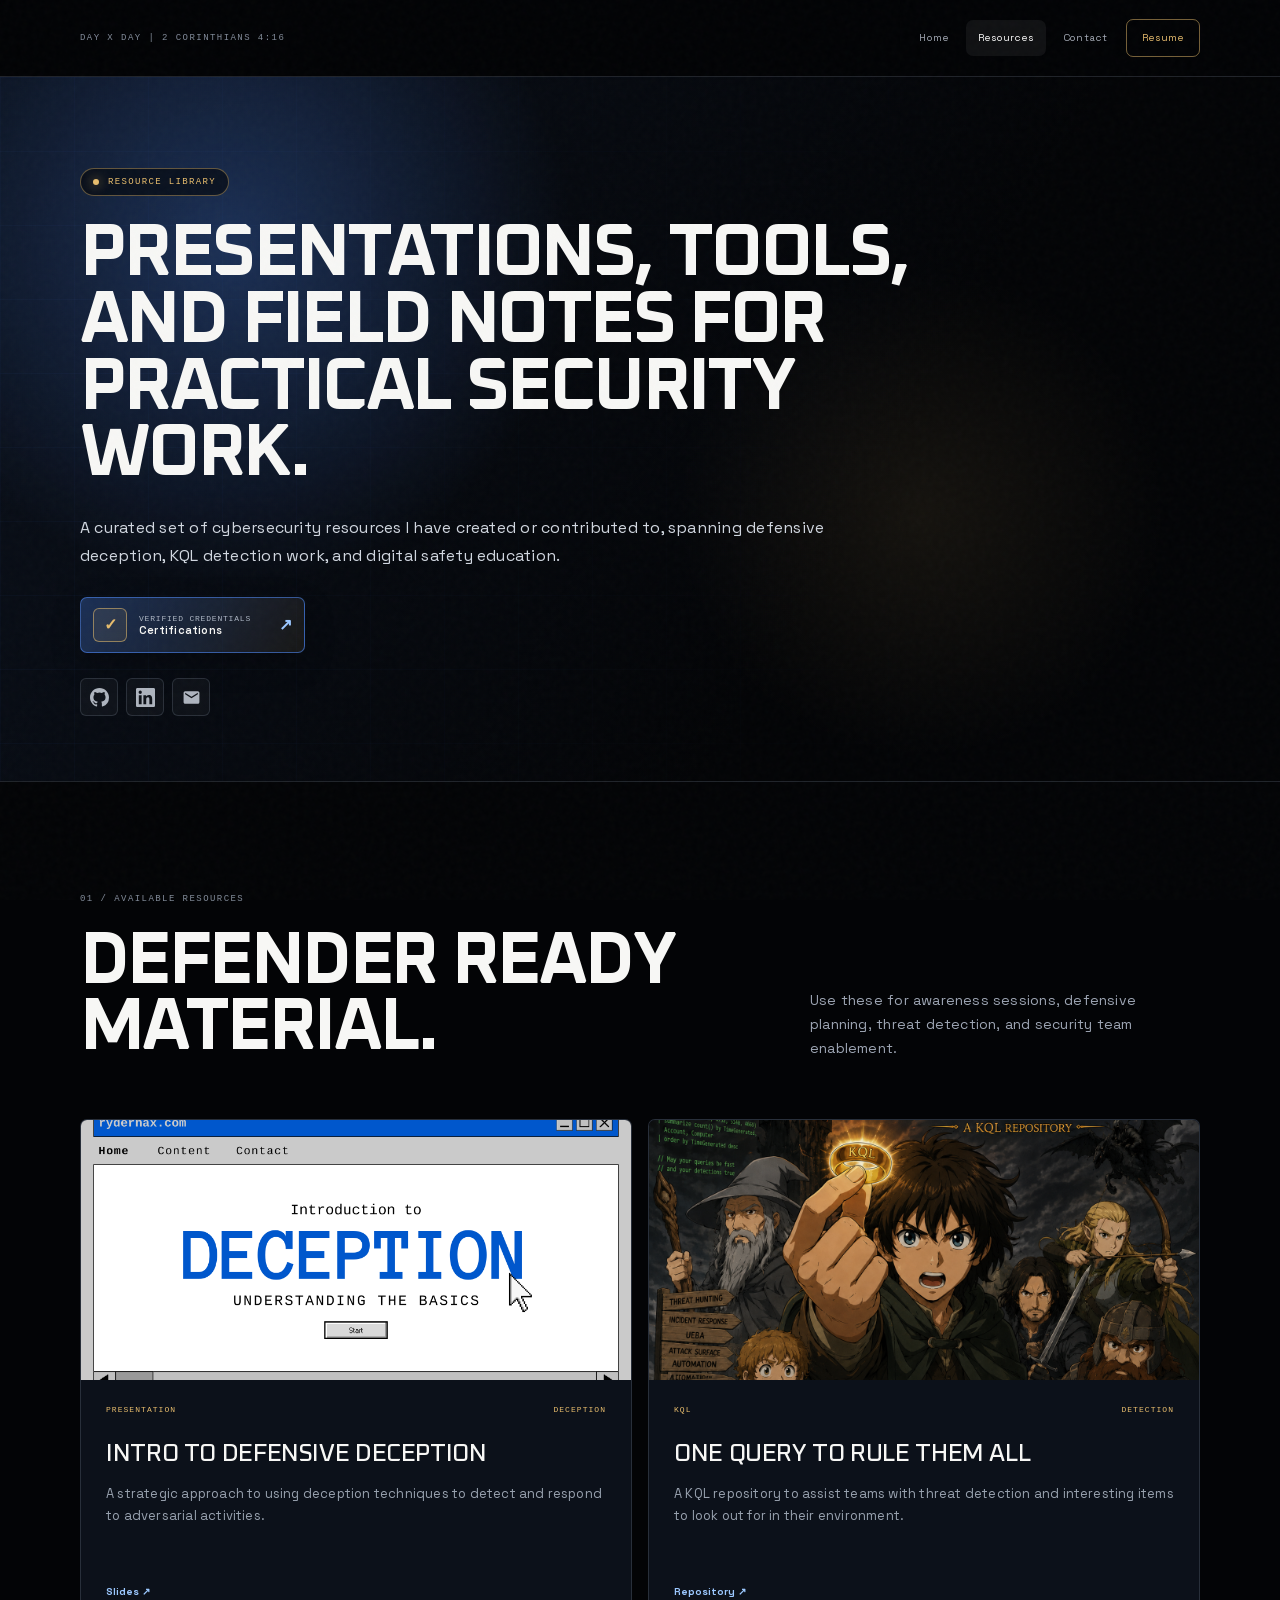
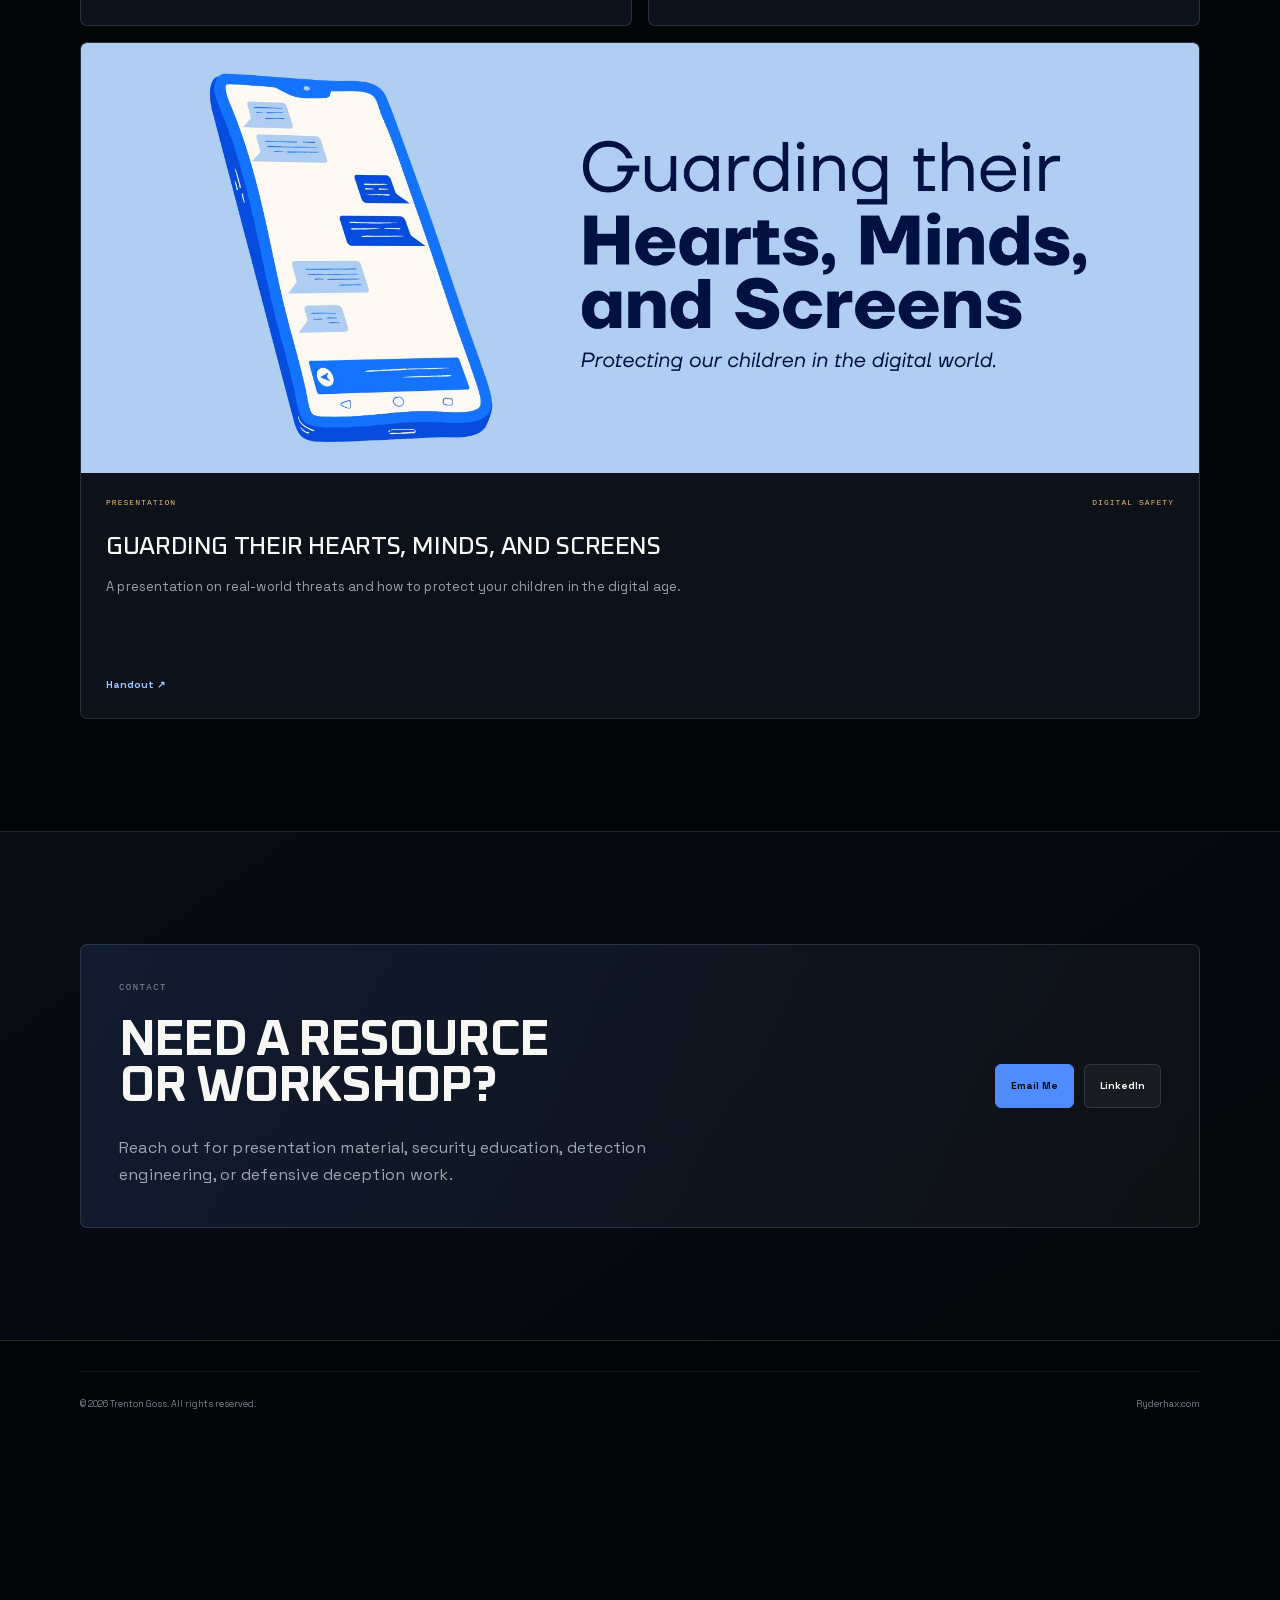
<file: resources.html>
<!doctype html><html lang="en"><head><meta charset="utf-8"><meta http-equiv="refresh" content="0; url=/resources/"><link rel="canonical" href="https://ryderhax.com/resources/"><title>Resources | Trenton Goss</title></head><body><p><a href="/resources/">Continue to resources</a></p></body></html>
</file>
<file: _next/static/css/index.BtusauW1.css>
/*! tailwindcss v4.2.1 | MIT License | https://tailwindcss.com */
@layer theme{:root,:host{--font-sans:ui-sans-serif, system-ui, sans-serif, "Apple Color Emoji", "Segoe UI Emoji", "Segoe UI Symbol", "Noto Color Emoji";--font-mono:ui-monospace, SFMono-Regular, Menlo, Monaco, Consolas, "Liberation Mono", "Courier New", monospace;--spacing:.25rem;--default-font-family:var(--font-sans);--default-mono-font-family:var(--font-mono)}}@layer base{*,:after,:before{box-sizing:border-box;border:0 solid;margin:0;padding:0}::backdrop{box-sizing:border-box;border:0 solid;margin:0;padding:0}::file-selector-button{box-sizing:border-box;border:0 solid;margin:0;padding:0}html,:host{-webkit-text-size-adjust:100%;tab-size:4;line-height:1.5;font-family:var(--default-font-family,ui-sans-serif, system-ui, sans-serif, "Apple Color Emoji", "Segoe UI Emoji", "Segoe UI Symbol", "Noto Color Emoji");font-feature-settings:var(--default-font-feature-settings,normal);font-variation-settings:var(--default-font-variation-settings,normal);-webkit-tap-highlight-color:transparent}hr{height:0;color:inherit;border-top-width:1px}abbr:where([title]){-webkit-text-decoration:underline dotted;text-decoration:underline dotted}h1,h2,h3,h4,h5,h6{font-size:inherit;font-weight:inherit}a{color:inherit;-webkit-text-decoration:inherit;-webkit-text-decoration:inherit;-webkit-text-decoration:inherit;-webkit-text-decoration:inherit;text-decoration:inherit}b,strong{font-weight:bolder}code,kbd,samp,pre{font-family:var(--default-mono-font-family,ui-monospace, SFMono-Regular, Menlo, Monaco, Consolas, "Liberation Mono", "Courier New", monospace);font-feature-settings:var(--default-mono-font-feature-settings,normal);font-variation-settings:var(--default-mono-font-variation-settings,normal);font-size:1em}small{font-size:80%}sub,sup{vertical-align:baseline;font-size:75%;line-height:0;position:relative}sub{bottom:-.25em}sup{top:-.5em}table{text-indent:0;border-color:inherit;border-collapse:collapse}:-moz-focusring{outline:auto}progress{vertical-align:baseline}summary{display:list-item}ol,ul,menu{list-style:none}img,svg,video,canvas,audio,iframe,embed,object{vertical-align:middle;display:block}img,video{max-width:100%;height:auto}button,input,select,optgroup,textarea{font:inherit;font-feature-settings:inherit;font-variation-settings:inherit;letter-spacing:inherit;color:inherit;opacity:1;background-color:#0000;border-radius:0}::file-selector-button{font:inherit;font-feature-settings:inherit;font-variation-settings:inherit;letter-spacing:inherit;color:inherit;opacity:1;background-color:#0000;border-radius:0}:where(select:is([multiple],[size])) optgroup{font-weight:bolder}:where(select:is([multiple],[size])) optgroup option{padding-inline-start:20px}::file-selector-button{margin-inline-end:4px}::placeholder{opacity:1}@supports (not ((-webkit-appearance:-apple-pay-button))) or (contain-intrinsic-size:1px){::placeholder{color:currentColor}@supports (color:color-mix(in lab, red, red)){::placeholder{color:color-mix(in oklab, currentcolor 50%, transparent)}}}textarea{resize:vertical}::-webkit-search-decoration{-webkit-appearance:none}::-webkit-date-and-time-value{min-height:1lh;text-align:inherit}::-webkit-datetime-edit{display:inline-flex}::-webkit-datetime-edit-fields-wrapper{padding:0}::-webkit-datetime-edit{padding-block:0}::-webkit-datetime-edit-year-field{padding-block:0}::-webkit-datetime-edit-month-field{padding-block:0}::-webkit-datetime-edit-day-field{padding-block:0}::-webkit-datetime-edit-hour-field{padding-block:0}::-webkit-datetime-edit-minute-field{padding-block:0}::-webkit-datetime-edit-second-field{padding-block:0}::-webkit-datetime-edit-millisecond-field{padding-block:0}::-webkit-datetime-edit-meridiem-field{padding-block:0}::-webkit-calendar-picker-indicator{line-height:1}:-moz-ui-invalid{box-shadow:none}button,input:where([type=button],[type=reset],[type=submit]){-webkit-appearance:button;appearance:button}::file-selector-button{-webkit-appearance:button;appearance:button}::-webkit-inner-spin-button{height:auto}::-webkit-outer-spin-button{height:auto}[hidden]:where(:not([hidden=until-found])){display:none!important}}@layer components;@layer utilities{.relative{position:relative}.start{inset-inline-start:var(--spacing)}.container{width:100%}@media (min-width:40rem){.container{max-width:40rem}}@media (min-width:48rem){.container{max-width:48rem}}@media (min-width:64rem){.container{max-width:64rem}}@media (min-width:80rem){.container{max-width:80rem}}@media (min-width:96rem){.container{max-width:96rem}}.table{display:table}}:root{--bg:#030406;--surface:#0c1018;--surface-2:#111722;--ink:#f7f7f5;--muted:#9da5b3;--line:#94a3b833;--blue:#4f8cff;--blue-soft:#9cc8ff;--gold:#e8bd6d;--green:#70e39d}*{box-sizing:border-box}html{scroll-behavior:smooth}body{background:var(--bg);min-width:320px;color:var(--ink);margin:0;font-family:Arial,Helvetica,sans-serif;line-height:1.6}a{color:inherit;text-decoration:none}.container{width:min(1120px,100% - 40px);margin:0 auto}.skip-link{z-index:99;color:#000;background:#fff;padding:12px 18px;position:fixed;top:-70px;left:20px}.skip-link:focus{top:20px}body:before{content:"";z-index:30;pointer-events:none;opacity:.08;background-image:url("data:image/svg+xml,%3Csvg viewBox='0 0 180 180' xmlns='http://www.w3.org/2000/svg'%3E%3Cfilter id='n'%3E%3CfeTurbulence type='fractalNoise' baseFrequency='.85' numOctaves='4'/%3E%3C/filter%3E%3Crect width='100%25' height='100%25' filter='url(%23n)' opacity='.3'/%3E%3C/svg%3E");position:fixed;inset:0}.site-header{z-index:20;border-bottom:1px solid var(--line);-webkit-backdrop-filter:blur(18px);backdrop-filter:blur(18px);background:#030406e0;position:sticky;top:0}.nav{justify-content:space-between;align-items:center;gap:25px;min-height:76px;display:flex}.brand{align-items:center;gap:11px;font-size:12px;font-weight:700;display:flex}.brand-mark{width:36px;height:36px;color:var(--blue-soft);background:#4f8cff24;border:1px solid #4f8cff8c;border-radius:7px;place-items:center;font:700 11px Arial;display:grid}.nav-links{letter-spacing:.08em;color:#a6acb7;align-items:center;gap:6px;font-size:10px;display:flex}.nav-links a{border-radius:7px;padding:10px 12px}.nav-links a:hover,.nav-links .active{color:#fff;background:#ffffff0e}.nav-links .nav-cta{color:var(--gold);border:1px solid #e8bd6d80;padding-inline:15px}.hero{border-bottom:1px solid var(--line);isolation:isolate;align-items:end;min-height:690px;display:grid;position:relative;overflow:hidden}.hero:before{content:"";z-index:-1;background:linear-gradient(90deg,#030406fc,#030406ed 40%,#0304066b 72%,#030406d6),linear-gradient(#0000 38%,#030406fa);position:absolute;inset:0}.hero-image{z-index:-2;object-fit:cover;object-position:58% 40%;filter:saturate(.25)contrast(1.08);width:100%;height:100%;position:absolute;inset:0}.hero-grid{z-index:-1;opacity:.42;background-image:linear-gradient(#4f8cff14 1px,#0000 1px),linear-gradient(90deg,#4f8cff12 1px,#0000 1px);background-size:76px 76px;position:absolute;inset:0;-webkit-mask-image:linear-gradient(90deg,#000,#0000 72%);mask-image:linear-gradient(90deg,#000,#0000 72%)}.hero-inner{padding:105px 0 70px}.eyebrow{color:var(--gold);letter-spacing:.15em;text-transform:uppercase;background:#03040694;border:1px solid #e8bd6d66;border-radius:30px;align-items:center;gap:9px;margin:0;padding:8px 12px;font:9px monospace;display:inline-flex}.eyebrow i{background:var(--gold);border-radius:50%;width:6px;height:6px;box-shadow:0 0 12px #e8bd6dcc}.hero h1,.section-heading h2,.contact h2,.resource-hero h1{letter-spacing:-.06em;margin:25px 0 0;font-size:clamp(70px,8vw,120px);font-weight:700;line-height:.88}.hero h1 em,.section-heading h2 em,.contact h2 em,.resource-hero h1 em{color:var(--blue-soft);font-family:Georgia,serif;font-style:italic;font-weight:400}.hero-copy{color:#c3c7ce;max-width:630px;margin:30px 0 0;font-size:16px;line-height:1.65}.hero-actions{flex-wrap:wrap;gap:10px;margin-top:28px;display:flex}.button{border:1px solid var(--line);background:#ffffff0b;border-radius:6px;justify-content:center;align-items:center;gap:18px;min-height:44px;padding:11px 15px;font-size:10px;font-weight:700;transition:all .2s;display:inline-flex}.button:hover{background:#4f8cff1f;border-color:#4f8cffa6;transform:translateY(-2px)}.button.primary{background:var(--blue);color:#05070b;border-color:var(--blue)}.social-links{gap:8px;margin-top:25px;display:flex}.social-links a{border:1px solid var(--line);color:#aeb4be;background:#ffffff09;border-radius:6px;place-items:center;width:38px;height:38px;font:700 10px monospace;display:grid}.social-links a:hover{color:var(--gold);border-color:#e8bd6d80}.section{border-bottom:1px solid var(--line);padding:112px 0}.alternate{background:linear-gradient(145deg,#111722db,#080b11cc)}.section-heading{justify-content:space-between;align-items:flex-end;gap:60px;margin-bottom:58px;display:flex}.kicker{color:#828b99;letter-spacing:.16em;margin:0 0 22px;font:9px monospace}.section-heading h2,.contact h2{font-size:clamp(46px,5.7vw,82px)}.section-heading>p{max-width:390px;color:var(--muted);margin:0;font-size:14px;line-height:1.7}.project-grid{grid-template-columns:1fr 1fr;gap:12px;display:grid}.project-card{border:1px solid var(--line);background:#090d14db;border-radius:7px;flex-direction:column;min-height:360px;padding:27px;transition:all .22s;display:flex;position:relative;overflow:hidden}.project-card:hover{border-color:#4f8cff85;transform:translateY(-4px);box-shadow:0 18px 45px #00000038}.project-meta{color:var(--gold);letter-spacing:.13em;justify-content:space-between;font:8px monospace;display:flex}.project-number{color:#4f8cff24;letter-spacing:-.08em;margin:auto 0 0;font-size:74px;font-weight:800;line-height:1}.project-card h3{letter-spacing:-.04em;margin:0 0 10px;font-size:29px}.project-card>p{color:#949daa;max-width:520px;margin:0;font-size:13px}.project-card>b{color:var(--blue-soft);letter-spacing:.11em;text-transform:uppercase;margin-top:23px;font:9px monospace}.career-log{border:1px solid var(--line);background:#090d14;border-radius:7px;overflow:hidden}.log-head{border-bottom:1px solid var(--line);color:#747e8d;letter-spacing:.14em;justify-content:space-between;align-items:center;min-height:54px;padding:0 22px;font:8px monospace;display:flex}.log-head i{background:var(--green);width:5px;height:5px;box-shadow:0 0 10px var(--green);border-radius:50%;margin-right:7px;display:inline-block}.career-log article{border-bottom:1px solid var(--line);grid-template-columns:65px 140px 42px 1fr 110px;align-items:center;min-height:142px;padding:0 24px;transition:all .2s;display:grid}.career-log article:last-child{border-bottom:0}.career-log article:hover{background:#4f8cff09}.entry-num{color:#5f6978;font:9px monospace}.entry-time{color:var(--gold);letter-spacing:.08em;margin:0;font:9px monospace}.entry-rail{align-self:stretch;place-items:center;display:grid;position:relative}.entry-rail:before{content:"";border-left:1px solid #94a3b840;position:absolute;inset:0 50%}.entry-rail i{border:2px solid var(--gold);z-index:1;background:#090d14;border-radius:50%;width:9px;height:9px}.current .entry-rail i{background:var(--gold);box-shadow:0 0 13px #e8bd6db3}.entry-copy h3{letter-spacing:-.035em;margin:0 0 4px;font-size:clamp(22px,2.5vw,34px)}.entry-copy p{color:#a7aeb9;margin:0}.entry-copy span{color:#8893a2;letter-spacing:.1em;text-transform:uppercase;margin-top:8px;font:8px monospace;display:inline-block}.career-log article>strong{color:var(--gold);letter-spacing:.11em;border:1px solid #e8bd6d6b;border-radius:20px;justify-self:end;padding:7px 9px;font:8px monospace}.contact{background:linear-gradient(145deg,#080c13,#05070b)}.contact-panel{border:1px solid var(--line);background:linear-gradient(110deg,#4f8cff21,#ffffff09);border-radius:7px;grid-template-columns:1fr auto;align-items:center;gap:60px;padding:38px;display:grid}.contact-panel>div:first-child>p:last-child{color:#9ca5b2;max-width:610px;margin:24px 0 0}.contact-actions{gap:10px;display:flex}.contact h2{font-size:clamp(40px,4.5vw,66px)}footer{color:#77818f;padding:30px 0;font-size:9px}footer .container{border-top:1px solid #94a3b81f;justify-content:space-between;padding-top:25px;display:flex}.resource-hero{isolation:isolate;border-bottom:1px solid var(--line);min-height:565px;padding:90px 0 65px;position:relative;overflow:hidden}.resource-angle{z-index:-1;clip-path:polygon(0 0,100% 0,62% 100%,0 100%);background:#3769bb;position:absolute;inset:0 40% 0 0}.resource-hero:after{content:"";z-index:-2;background:linear-gradient(115deg,#0b1930,#0000 56%);position:absolute;inset:0}.resource-hero h1{max-width:870px;font-size:clamp(50px,5.8vw,84px)}.resource-hero h1 em{color:#fff}.resource-hero>.container>p:not(.eyebrow){color:#d1d7e0;max-width:760px;margin:26px 0 0;font-size:16px}.resource-library{background:#030406}.resource-grid{grid-template-columns:1fr 1fr;gap:16px;display:grid}.resource-card{border:1px solid var(--line);background:#0c111a;border-radius:7px;flex-direction:column;transition:all .22s;display:flex;overflow:hidden}.resource-card:hover{border-color:#4f8cff8c;transform:translateY(-3px)}.resource-card.wide{grid-column:1/-1}.resource-card img{object-fit:cover;background:#111722;width:100%;height:260px}.resource-card.wide img{height:430px}.resource-body{flex-direction:column;min-height:245px;padding:25px;display:flex}.resource-body h3{letter-spacing:-.03em;margin:20px 0 9px;font-size:25px}.resource-body>p{color:#98a1ae;margin:0;font-size:13px}.resource-body>b{color:var(--blue-soft);margin-top:auto;padding-top:24px;font-size:10px}.compact-contact h2{font-size:clamp(34px,4vw,58px)}@media (max-width:900px){.hero:before{background:linear-gradient(90deg,#030406fa,#030406b8 75%,#030406d6)}.section-heading{display:block}.section-heading>p{margin-top:28px}.career-log article{grid-template-columns:45px 125px 38px 1fr}.career-log article>strong{display:none}.contact-panel{grid-template-columns:1fr}.contact-actions{justify-self:start}.resource-angle{clip-path:polygon(0 0,100% 0,72% 100%,0 100%);opacity:.78;inset:0 5% 0 0}}@media (max-width:650px){.container{width:min(100% - 28px,1120px)}.nav{min-height:68px}.nav-links a:not(.nav-cta){display:none}.hero{min-height:650px}.hero-image{object-position:65% 35%}.hero-inner{padding:90px 0 45px}.hero h1{font-size:17vw}.hero-copy{max-width:94%;font-size:14px}.section{padding:78px 0}.section-heading h2,.contact h2{font-size:12.8vw}.project-grid,.resource-grid{grid-template-columns:1fr}.project-card{min-height:330px}.career-log article{grid-template-columns:32px 34px 1fr;min-height:165px;padding:18px 10px}.entry-time{grid-column:3;margin-bottom:8px}.entry-rail{grid-area:1/2/3}.entry-copy{grid-column:3}.contact-panel{padding:25px}.contact-actions{flex-wrap:wrap}.resource-hero{min-height:540px;padding-top:75px}.resource-hero h1{font-size:12vw}.resource-angle{inset:0 -28% 0 0}.resource-card.wide{grid-column:auto}.resource-card img,.resource-card.wide img{height:230px}footer .container{flex-wrap:wrap;gap:20px}}@media (prefers-reduced-motion:reduce){html{scroll-behavior:auto}.project-card,.resource-card,.button{transition:none}}body{font-family:var(--font-tech),"Avenir Next",Arial,sans-serif}.hero h1,.section-heading h2,.contact h2,.resource-hero h1,.project-card h3,.resource-body h3,.entry-copy h3{font-family:var(--font-display),"Arial Narrow",sans-serif;text-transform:uppercase;font-style:normal}.hero h1,.section-heading h2,.contact h2,.resource-hero h1{letter-spacing:-.035em;line-height:.9}.hero h1 em,.section-heading h2 em,.contact h2 em,.resource-hero h1 em{font:inherit;color:inherit;-webkit-text-stroke:0;font-style:normal}.hero-copy,.section-heading>p,.project-card>p,.resource-hero>.container>p:not(.eyebrow),.resource-body>p,.contact-panel>div:first-child>p:last-child{font-family:var(--font-tech),"Avenir Next",Arial,sans-serif;letter-spacing:.015em;line-height:1.72}.hero-copy{color:#d0d4dc;font-size:17px;font-weight:400}.project-card h3,.resource-body h3,.entry-copy h3{letter-spacing:-.015em}.security-brand{color:#828b99;letter-spacing:.16em;text-transform:uppercase;align-items:center;width:max-content;font:500 9px monospace;display:inline-flex}.security-brand:hover{color:#f0f1f3}.social-links a{color:#aeb4be}.social-links svg{fill:currentColor;width:19px;height:19px}.project-bg,.project-shade{width:100%;height:100%;position:absolute;inset:0}.project-bg{object-fit:cover;opacity:.23;filter:saturate(.72)contrast(1.12);transition:opacity .25s,transform .35s}.project-shade{z-index:1;background:linear-gradient(#070a1070,#070a10c2 48%,#070a10fa 88%)}.project-card>:not(.project-bg):not(.project-shade){z-index:2;position:relative}.project-card:hover .project-bg{opacity:.31;transform:scale(1.025)}.project-card:nth-child(2) .project-bg{object-position:center 26%}.project-card:nth-child(3) .project-bg{object-fit:contain;object-position:center;opacity:.34;background:#040607;padding:50px}.project-card:nth-child(4) .project-bg{object-position:center 40%}.project-number{color:#ffffff2e;text-shadow:0 2px 18px #000000b3}.resource-angle{clip-path:none;opacity:1;background:radial-gradient(circle at 18% 24%,#4f8cff47,#0000 29%),radial-gradient(circle at 72% 62%,#e8bd6d14,#0000 24%),linear-gradient(120deg,#0a101b,#030406 66%);inset:0}.resource-hero:after{z-index:-1;opacity:.52;background-image:linear-gradient(#4f8cff12 1px,#0000 1px),linear-gradient(90deg,#4f8cff0f 1px,#0000 1px);background-size:74px 74px;-webkit-mask-image:linear-gradient(90deg,#000,#0000 78%);mask-image:linear-gradient(90deg,#000,#0000 78%)}.resource-hero>.container{z-index:1;position:relative}.cert-button{background:linear-gradient(120deg,#4f8cff47,#e8bd6d14);border:1px solid #4f8cff8c;border-radius:7px;grid-template-columns:34px auto 24px;align-items:center;gap:12px;min-width:225px;padding:10px 12px;transition:all .2s;display:inline-grid;box-shadow:0 10px 30px #00000038}.cert-button:hover{border-color:var(--blue-soft);background:linear-gradient(120deg,#4f8cff61,#e8bd6d1f);transform:translateY(-2px)}.cert-badge{width:34px;height:34px;color:var(--gold);background:#e8bd6d17;border:1px solid #e8bd6d8c;border-radius:6px;place-items:center;font-weight:700;display:grid}.cert-button>span:nth-child(2){font:600 11px var(--font-tech),sans-serif;letter-spacing:.02em;display:grid}.cert-button small{color:#aeb7c5;letter-spacing:.1em;text-transform:uppercase;font:500 8px monospace}.cert-button b{color:var(--blue-soft);justify-self:end}
</file>
